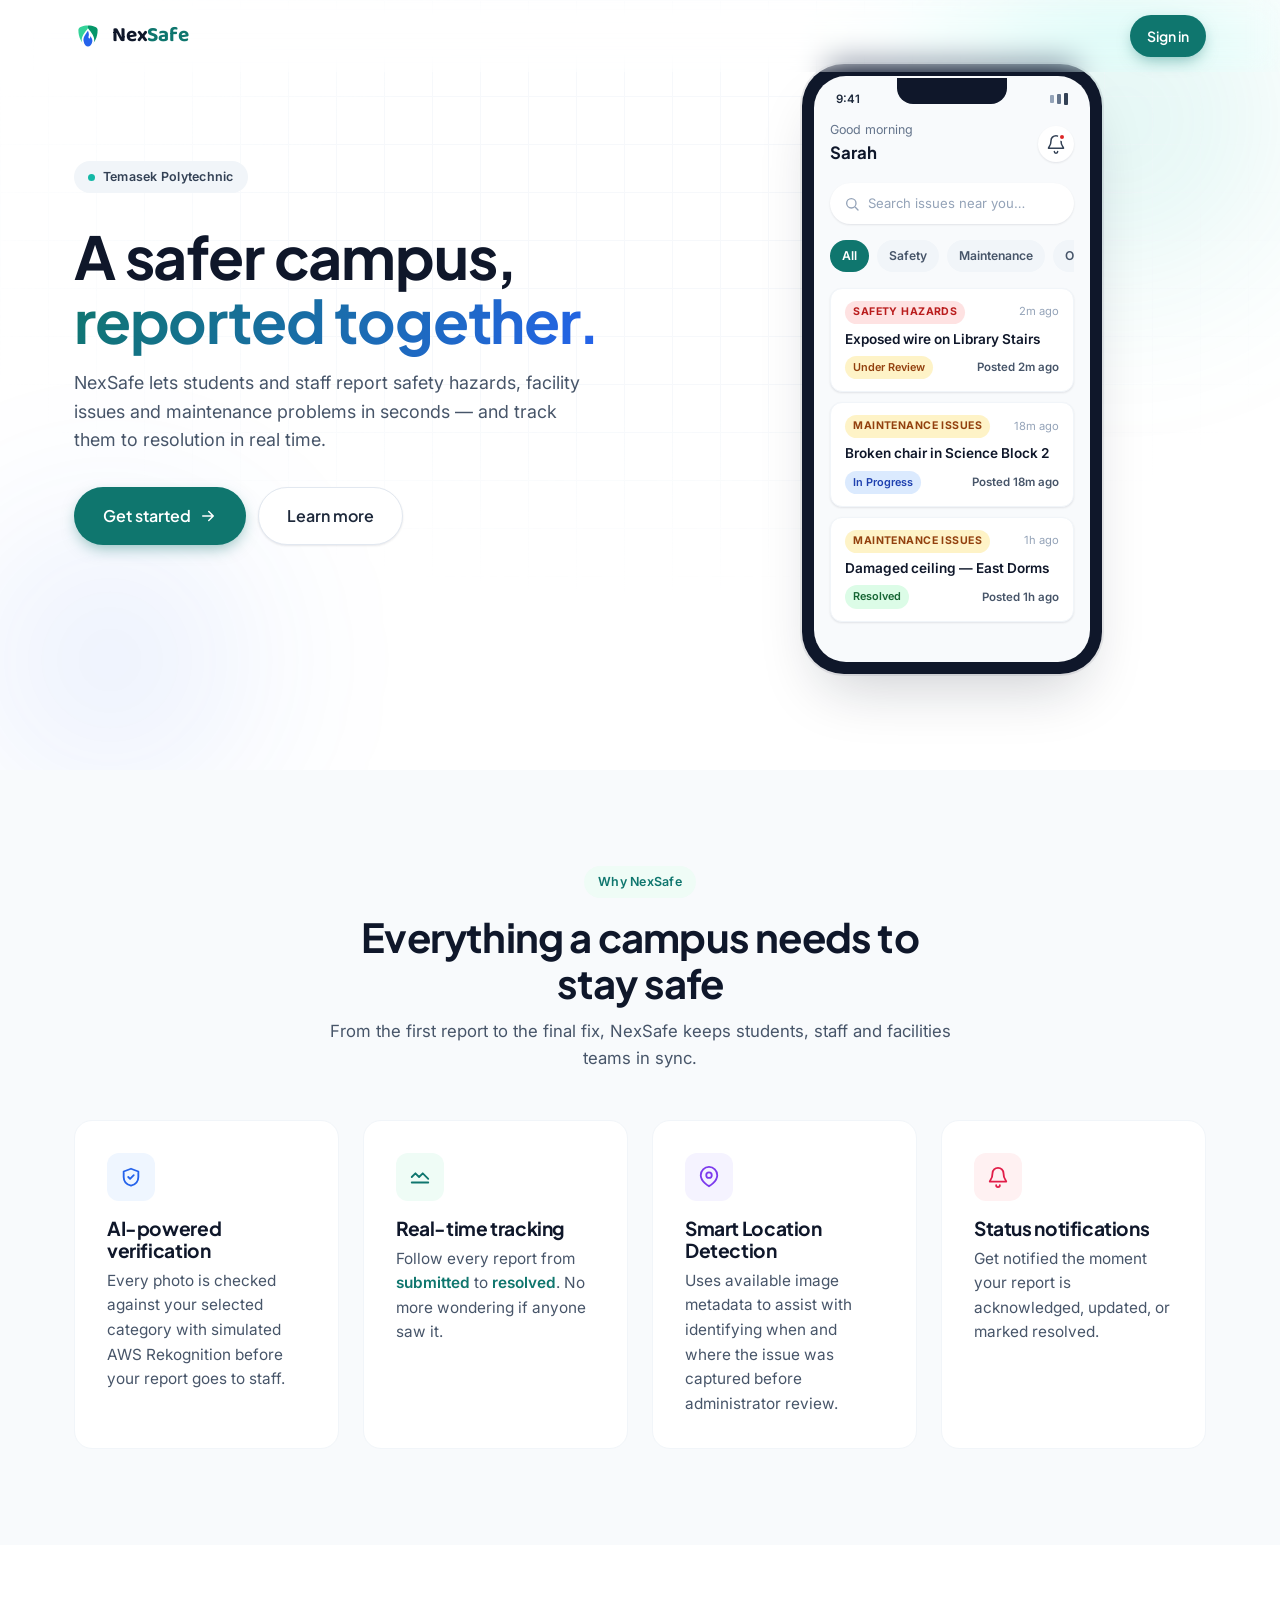
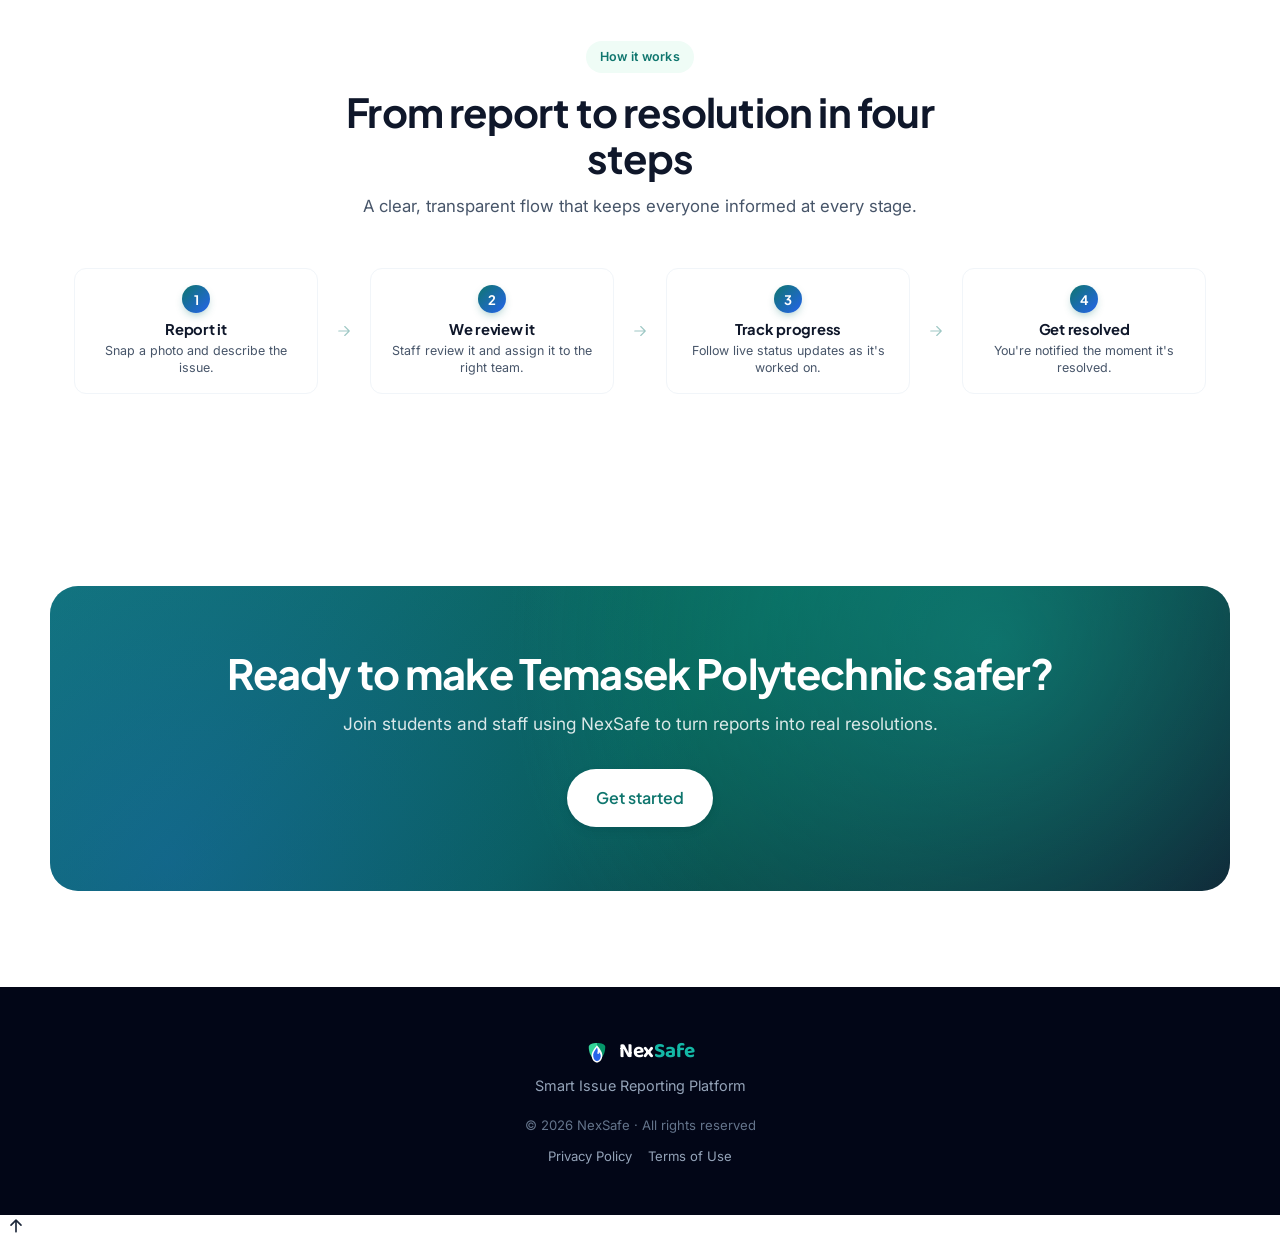
<file: src/index.html>
<!doctype html>
<html lang="en">

<head>
  <meta charset="UTF-8" />
  <!-- Favicon: the little icon in the browser tab. It's an inline SVG
         (written directly as a data: URL) instead of a separate .ico
         file, so there's one less file to manage. -->
  <link rel="icon" type="image/svg+xml"
    href="data:image/svg+xml,<svg xmlns=%22http://www.w3.org/2000/svg%22 viewBox=%220 0 32 32%22><rect width=%2232%22 height=%2232%22 rx=%228%22 fill=%22%230f172a%22/><path d=%22M16 4C10 4 5 6 5 9c0 8 3 15 11 20V4z%22 fill=%22%2334d399%22/><path d=%22M16 4c6 0 11 2 11 5 0 8-3 15-11 20V4z%22 fill=%22%23059669%22/><path d=%22M16 7c-4 5-8 10-7 15 .5 5 4 8 7 8s6.5-3 7-8c1-5-3-10-7-15z%22 fill=%22%23fff%22/><path d=%22M16 10c-3 4-6 8-5 12 .5 4 3 6 5 6s4.5-2 5-6c.2-2.5-1-4-2.5-6 .3 2-.5 3.5-1.5 2.5-1-1 0-2.7 0-4 0-.8-.3-2.5-1-4.5z%22 fill=%22%232563eb%22/></svg>" />
  <!-- Makes the page render nicely on phones instead of zoomed-out
         like a desktop site squeezed onto a small screen. -->
  <meta name="viewport" content="width=device-width, initial-scale=1.0" />
  <!-- Shown by search engines / when this link is shared. -->
  <meta name="description"
    content="NexSafe — Report and track campus safety, facility and maintenance issues at Temasek Polytechnic in real time." />
  <title>NexSafe — Temasek Polytechnic Issue Reporting</title>
  <!-- Loads our two Google Fonts. "preconnect" tells the browser to
         start connecting to Google's font servers early, before it even
         needs the fonts, which makes them load a bit faster. -->
  <link rel="preconnect" href="https://fonts.googleapis.com" />
  <link rel="preconnect" href="https://fonts.gstatic.com" crossorigin />
  <link
    href="https://fonts.googleapis.com/css2?family=Plus+Jakarta+Sans:wght@400;500;600;700;800&family=Inter:wght@400;500;600;700&family=Baloo+2:wght@600;700;800&display=swap"
    rel="stylesheet" />
  <!-- base.css has styles shared by every page (buttons, header, modal,
         etc). landing.css only has styles specific to this one page
         (hero section, phone mockup, features grid...). -->
  <link rel="stylesheet" href="css/base.css" />
  <link rel="stylesheet" href="css/landing.css" />
</head>

<body>
  <!-- The public marketing header — just the logo and a "Sign in"
         button. This is different from the app header used on the
         signed-in pages (home/feed/report/etc), which has a full nav
         menu and a profile dropdown instead. -->
  <header class="header header--landing">
    <div class="container header__inner">
      <a href="index.html" class="brand" aria-label="NexSafe home">
        <span class="brand__mark" aria-hidden="true">
          <svg viewBox="0 0 32 32" width="28" height="28" fill="none">
            <path d="M16 4C10 4 5 6 5 9c0 8 3 15 11 20V4z" fill="#34d399" />
            <path d="M16 4c6 0 11 2 11 5 0 8-3 15-11 20V4z" fill="#059669" />
            <path d="M16 7c-4 5-8 10-7 15 .5 5 4 8 7 8s6.5-3 7-8c1-5-3-10-7-15z" fill="#fff" />
            <path
              d="M16 10c-3 4-6 8-5 12 .5 4 3 6 5 6s4.5-2 5-6c.2-2.5-1-4-2.5-6 .3 2-.5 3.5-1.5 2.5-1-1 0-2.7 0-4 0-.8-.3-2.5-1-4.5z"
              fill="#2563eb" />
          </svg>
        </span>
        <span class="brand__name">Nex<span>Safe</span></span>
      </a>
      <div class="header__actions">
        <a href="auth.html" class="btn btn--primary btn--sm">Sign in</a>
      </div>
    </div>
  </header>

  <!-- Hero: the big banner at the top with the headline and the
         phone mockup graphic. It's just static decoration (fake data
         to look nice) — the numbers/reports shown here aren't real. -->
  <div class="hero" id="home">
    <!-- Decorative background blobs and grid lines, purely visual,
           hence aria-hidden="true" so screen readers skip them. -->
    <div class="hero__bg" aria-hidden="true">
      <div class="hero__glow hero__glow--1"></div>
      <div class="hero__glow hero__glow--2"></div>
      <div class="hero__grid"></div>
    </div>
    <div class="container hero__inner">
      <div class="hero__content">
        <span class="badge badge--soft"><span class="badge__pulse"></span> Temasek Polytechnic</span>
        <h1 class="hero__title">
          A safer campus, <span class="grad">reported together.</span>
        </h1>
        <p class="hero__lead">
          NexSafe lets students and staff report safety hazards, facility issues and
          maintenance problems in seconds — and track them to resolution in real time.
        </p>
        <div class="hero__cta">
          <a class="btn btn--primary btn--lg" href="auth.html">
            Get started
            <svg width="18" height="18" viewBox="0 0 24 24" fill="none">
              <path d="M5 12h14M13 6l6 6-6 6" stroke="currentColor" stroke-width="2" stroke-linecap="round"
                stroke-linejoin="round" />
            </svg>
          </a>
          <!-- Jumps down to the #features section below, on the same
                 page — no JS needed, this is just a normal HTML anchor. -->
          <a class="btn btn--ghost btn--lg" href="#features">
            Learn more
          </a>
        </div>
      </div>

      <!-- Fake phone screenshot mockup, built entirely out of divs
             and CSS (not a real image) so it can use our exact fonts
             and colours. -->
      <div class="hero__visual">
        <div class="phone">
          <div class="phone__notch"></div>
          <div class="phone__screen">
            <div class="phone__status">
              <span>9:41</span>
              <span class="phone__status-right"><i></i><i></i><i></i></span>
            </div>
            <div class="phone__app">
              <div class="phone__appbar">
                <div>
                  <p class="phone__hello">Good morning</p>
                  <p class="phone__name">Sarah</p>
                </div>
                <span class="phone__bell">
                  <svg width="20" height="20" viewBox="0 0 24 24" fill="none">
                    <path d="M6 8a6 6 0 1112 0c0 7 3 7 3 9H3c0-2 3-2 3-9zM10 21a2 2 0 004 0" stroke="currentColor"
                      stroke-width="1.8" stroke-linecap="round" stroke-linejoin="round" />
                  </svg>
                  <span class="phone__bell-dot"></span>
                </span>
              </div>
              <div class="phone__search">
                <svg width="16" height="16" viewBox="0 0 24 24" fill="none">
                  <circle cx="11" cy="11" r="7" stroke="currentColor" stroke-width="2" />
                  <path d="M21 21l-4-4" stroke="currentColor" stroke-width="2" stroke-linecap="round" />
                </svg>
                <span>Search issues near you…</span>
              </div>
              <div class="phone__chips">
                <span class="chip chip--active">All</span>
                <span class="chip">Safety</span>
                <span class="chip">Maintenance</span>
                <span class="chip">Other</span>
              </div>
              <div class="phone__reports">
                <div class="prcard">
                  <div class="prcard__top">
                    <span class="tag tag--danger">Safety Hazards</span>
                    <span class="prcard__time">2m ago</span>
                  </div>
                  <p class="prcard__title">Exposed wire on Library Stairs</p>
                  <div class="prcard__meta">
                    <span class="prcard__status prcard__status--review">Under Review</span>
                    <span class="prcard__votes">Posted 2m ago</span>
                  </div>
                </div>
                <div class="prcard">
                  <div class="prcard__top">
                    <span class="tag tag--warn">Maintenance Issues</span>
                    <span class="prcard__time">18m ago</span>
                  </div>
                  <p class="prcard__title">Broken chair in Science Block 2</p>
                  <div class="prcard__meta">
                    <span class="prcard__status prcard__status--progress">In Progress</span>
                    <span class="prcard__votes">Posted 18m ago</span>
                  </div>
                </div>
                <div class="prcard">
                  <div class="prcard__top">
                    <span class="tag tag--warn">Maintenance Issues</span>
                    <span class="prcard__time">1h ago</span>
                  </div>
                  <p class="prcard__title">Damaged ceiling — East Dorms</p>
                  <div class="prcard__meta">
                    <span class="prcard__status prcard__status--resolved">Resolved</span>
                    <span class="prcard__votes">Posted 1h ago</span>
                  </div>
                </div>
              </div>
            </div>
          </div>
        </div>
      </div>
    </div>
  </div>

  <!-- Features: the 4-card grid explaining what the app does.
         class="reveal" on each card means it fades in as you scroll to
         it — that animation is handled by landing.js using an
         IntersectionObserver. -->
  <section class="features" id="features">
    <div class="container">
      <div class="section-head reveal">
        <span class="badge">Why NexSafe</span>
        <h2 class="section-title">Everything a campus needs to stay safe</h2>
        <p class="section-sub">From the first report to the final fix, NexSafe keeps students, staff and facilities
          teams in sync.</p>
      </div>
      <div class="features__grid">
        <article class="feature reveal">
          <span class="feature__icon feature__icon--blue">
            <svg width="22" height="22" viewBox="0 0 24 24" fill="none">
              <path d="M12 3l8 3v6c0 5-3.5 8.3-8 9.5C7.5 20.3 4 17 4 12V6l8-3z" stroke="currentColor" stroke-width="2"
                stroke-linejoin="round" />
              <path d="M9 12l2 2 4-4" stroke="currentColor" stroke-width="2" stroke-linecap="round"
                stroke-linejoin="round" />
            </svg>
          </span>
          <h3>AI-powered verification</h3>
          <p>Every photo is checked against your selected category with simulated AWS Rekognition before your report
            goes to staff.</p>
        </article>
        <article class="feature reveal">
          <span class="feature__icon feature__icon--green">
            <svg width="22" height="22" viewBox="0 0 24 24" fill="none">
              <path d="M3 12l4-4 4 4 4-4 6 6" stroke="currentColor" stroke-width="2" stroke-linecap="round"
                stroke-linejoin="round" />
              <path d="M3 18h18" stroke="currentColor" stroke-width="2" stroke-linecap="round" />
            </svg>
          </span>
          <h3>Real-time tracking</h3>
          <p>Follow every report from <em>submitted</em> to <em>resolved</em>. No more wondering if anyone saw it.</p>
        </article>
        <article class="feature reveal">
          <span class="feature__icon feature__icon--violet">
            <svg width="22" height="22" viewBox="0 0 24 24" fill="none">
              <path d="M21 10c0 7-9 12-9 12s-9-5-9-12a9 9 0 0118 0z" stroke="currentColor" stroke-width="2" />
              <circle cx="12" cy="10" r="3" stroke="currentColor" stroke-width="2" />
            </svg>
          </span>
          <h3>Smart Location Detection</h3>
          <p>Uses available image metadata to assist with identifying when and where the issue was captured before
            administrator review.</p>
        </article>
        <article class="feature reveal">
          <span class="feature__icon feature__icon--rose">
            <svg width="22" height="22" viewBox="0 0 24 24" fill="none">
              <path d="M18 8a6 6 0 10-12 0c0 7-3 7-3 9h18c0-2-3-2-3-9z" stroke="currentColor" stroke-width="2"
                stroke-linejoin="round" />
              <path d="M10 21a2 2 0 004 0" stroke="currentColor" stroke-width="2" stroke-linecap="round" />
            </svg>
          </span>
          <h3>Status notifications</h3>
          <p>Get notified the moment your report is acknowledged, updated, or marked resolved.</p>
        </article>
      </div>
    </div>
  </section>

  <!-- How it works: 4 numbered steps with thin arrow "connector"
         icons between them. In the CSS, .steps uses a 7-column grid
         (4 steps + 3 connectors) so they line up in one row. -->
  <section class="how" id="how">
    <div class="container">
      <div class="section-head reveal">
        <span class="badge">How it works</span>
        <h2 class="section-title">From report to resolution in four steps</h2>
        <p class="section-sub">A clear, transparent flow that keeps everyone informed at every stage.</p>
      </div>
      <div class="steps">
        <div class="step reveal">
          <div class="step__num">1</div>
          <h3>Report it</h3>
          <p>Snap a photo and describe the issue.</p>
        </div>
        <div class="step__connector" aria-hidden="true"><svg width="18" height="18" viewBox="0 0 24 24" fill="none">
            <path d="M5 12h13M13 6l6 6-6 6" stroke="currentColor" stroke-width="1.5" stroke-linecap="round"
              stroke-linejoin="round" />
          </svg></div>
        <div class="step reveal">
          <div class="step__num">2</div>
          <h3>We review it</h3>
          <p>Staff review it and assign it to the right team.</p>
        </div>
        <div class="step__connector" aria-hidden="true"><svg width="18" height="18" viewBox="0 0 24 24" fill="none">
            <path d="M5 12h13M13 6l6 6-6 6" stroke="currentColor" stroke-width="1.5" stroke-linecap="round"
              stroke-linejoin="round" />
          </svg></div>
        <div class="step reveal">
          <div class="step__num">3</div>
          <h3>Track progress</h3>
          <p>Follow live status updates as it's worked on.</p>
        </div>
        <div class="step__connector" aria-hidden="true"><svg width="18" height="18" viewBox="0 0 24 24" fill="none">
            <path d="M5 12h13M13 6l6 6-6 6" stroke="currentColor" stroke-width="1.5" stroke-linecap="round"
              stroke-linejoin="round" />
          </svg></div>
        <div class="step reveal">
          <div class="step__num">4</div>
          <h3>Get resolved</h3>
          <p>You're notified the moment it's resolved.</p>
        </div>
      </div>
    </div>
  </section>

  <!-- Final call-to-action banner before the footer. -->
  <section class="cta">
    <div class="container cta__inner reveal">
      <h2>Ready to make Temasek Polytechnic safer?</h2>
      <p>Join students and staff using NexSafe to turn reports into real resolutions.</p>
      <div class="cta__actions">
        <a class="btn btn--light btn--lg" href="auth.html">Get started</a>
      </div>
    </div>
  </section>

  <!-- Simple footer: logo, tagline, copyright (year filled in by JS),
         and two placeholder links. -->
  <footer class="footer footer--simple">
    <div class="container footer__inner">
      <a href="index.html" class="brand">
        <span class="brand__mark" aria-hidden="true">
          <svg viewBox="0 0 32 32" width="24" height="24" fill="none">
            <path d="M16 4C10 4 5 6 5 9c0 8 3 15 11 20V4z" fill="#34d399" />
            <path d="M16 4c6 0 11 2 11 5 0 8-3 15-11 20V4z" fill="#059669" />
            <path d="M16 7c-4 5-8 10-7 15 .5 5 4 8 7 8s6.5-3 7-8c1-5-3-10-7-15z" fill="#fff" />
            <path
              d="M16 10c-3 4-6 8-5 12 .5 4 3 6 5 6s4.5-2 5-6c.2-2.5-1-4-2.5-6 .3 2-.5 3.5-1.5 2.5-1-1 0-2.7 0-4 0-.8-.3-2.5-1-4.5z"
              fill="#2563eb" />
          </svg>
        </span>
        <span class="brand__name">Nex<span>Safe</span></span>
      </a>
      <p class="footer__tagline">Smart Issue Reporting Platform</p>
      <!-- The <span id="year"> starts empty — landing.js fills it in
             with the current year automatically. -->
      <p class="footer__meta">© <span id="year"></span> NexSafe · All rights reserved</p>
      <div class="footer__links">
        <a href="#">Privacy Policy</a>
        <a href="#">Terms of Use</a>
      </div>
    </div>
  </footer>

  <!-- Toast: the little pop-up message at the bottom of the screen
         (e.g. "Signed out."). Starts invisible; common.js's showToast()
         function fills in the text and slides it into view. Present on
         every page, even though this particular page rarely triggers one. -->
  <div class="toast" id="toast" role="status" aria-live="polite">
    <span class="toast__icon" id="toastIcon">
      <svg width="18" height="18" viewBox="0 0 24 24" fill="none">
        <path d="M5 12l5 5L20 7" stroke="currentColor" stroke-width="2.5" stroke-linecap="round"
          stroke-linejoin="round" />
      </svg>
    </span>
    <span class="toast__msg" id="toastMsg">Done!</span>
  </div>

  <!-- Back to top: hidden until you scroll down 600px, then fades in
         (see common.js's scroll listener). -->
  <button class="totop" id="toTop" aria-label="Back to top">
    <svg width="20" height="20" viewBox="0 0 24 24" fill="none">
      <path d="M12 19V5M6 11l6-6 6 6" stroke="currentColor" stroke-width="2" stroke-linecap="round"
        stroke-linejoin="round" />
    </svg>
  </button>

  <!-- Scripts load at the very bottom of the page (not in <head>) so
         the HTML above is already visible before any JS has to run.
         common.js MUST come first — landing.js depends on functions
         and variables that common.js sets up. -->
  <script src="js/common.js"></script>
  <script src="js/landing.js"></script>
</body>

</html>
</file>
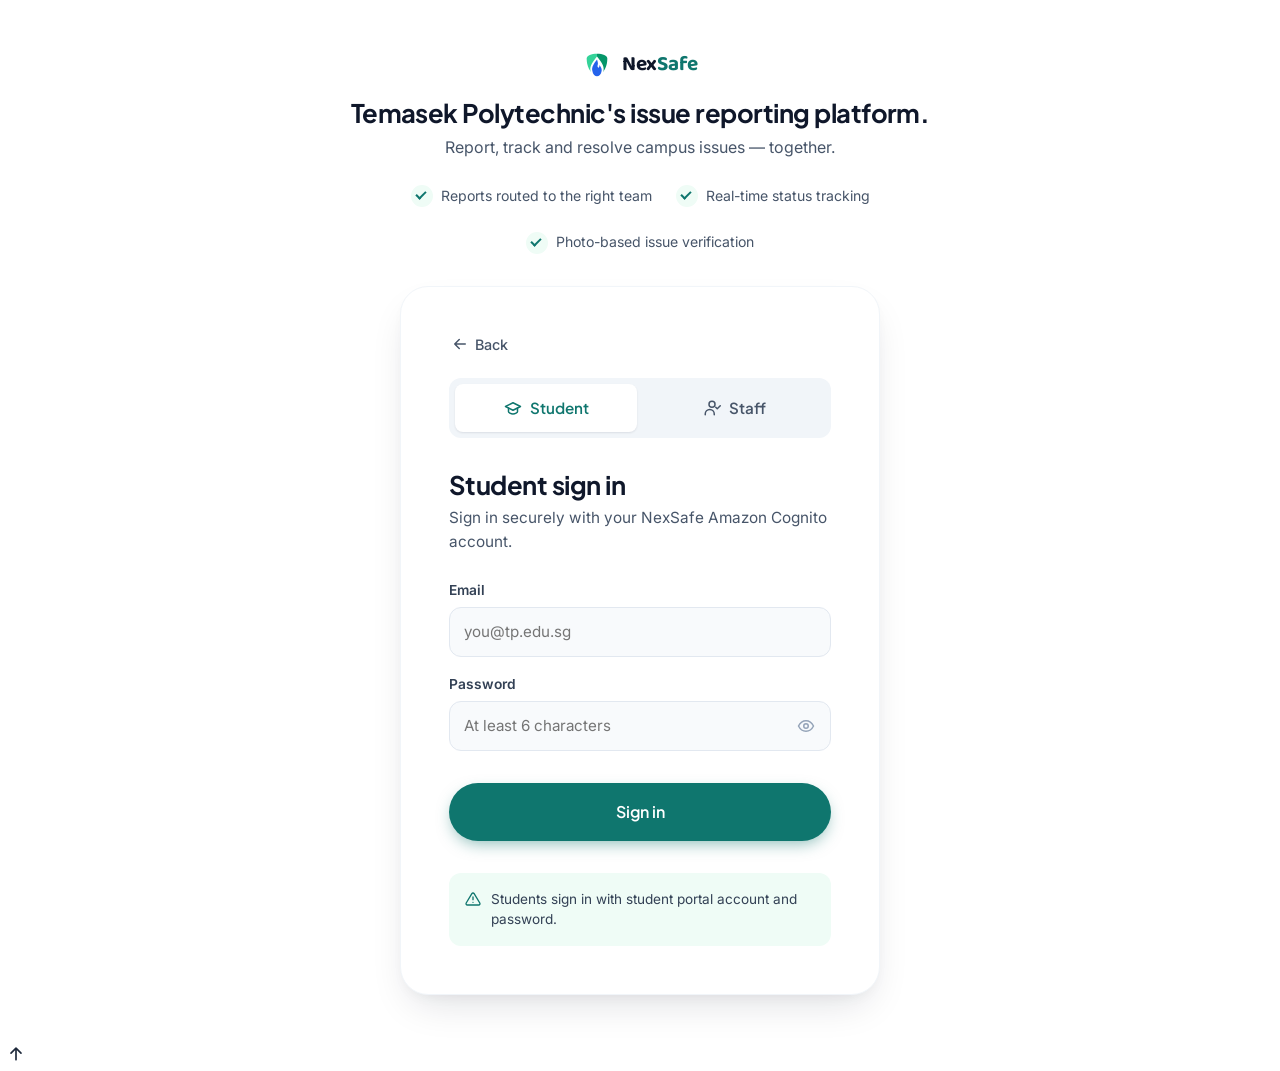
<file: src/auth.html>
<!doctype html>
<html lang="en">
  <head>
    <meta charset="UTF-8" />
    <link rel="icon" type="image/svg+xml" href="data:image/svg+xml,<svg xmlns=%22http://www.w3.org/2000/svg%22 viewBox=%220 0 32 32%22><rect width=%2232%22 height=%2232%22 rx=%228%22 fill=%22%230f172a%22/><path d=%22M16 4C10 4 5 6 5 9c0 8 3 15 11 20V4z%22 fill=%22%2334d399%22/><path d=%22M16 4c6 0 11 2 11 5 0 8-3 15-11 20V4z%22 fill=%22%23059669%22/><path d=%22M16 7c-4 5-8 10-7 15 .5 5 4 8 7 8s6.5-3 7-8c1-5-3-10-7-15z%22 fill=%22%23fff%22/><path d=%22M16 10c-3 4-6 8-5 12 .5 4 3 6 5 6s4.5-2 5-6c.2-2.5-1-4-2.5-6 .3 2-.5 3.5-1.5 2.5-1-1 0-2.7 0-4 0-.8-.3-2.5-1-4.5z%22 fill=%22%232563eb%22/></svg>" />
    <meta name="viewport" content="width=device-width, initial-scale=1.0" />
    <meta name="description" content="Sign in or create a NexSafe account to report and track campus issues at Temasek Polytechnic." />
    <title>Sign in — NexSafe</title>
    <link rel="preconnect" href="https://fonts.googleapis.com" />
    <link rel="preconnect" href="https://fonts.gstatic.com" crossorigin />
    <link href="https://fonts.googleapis.com/css2?family=Plus+Jakarta+Sans:wght@400;500;600;700;800&family=Inter:wght@400;500;600;700&family=Baloo+2:wght@600;700;800&display=swap" rel="stylesheet" />
    <link rel="stylesheet" href="css/base.css" />
    <link rel="stylesheet" href="css/auth.css" />
  </head>
  <body>
    <div class="auth">
      <!-- Top block: logo, headline and the 3 bullet points explaining
           the app. Purely informational, no form fields here. -->
      <div class="auth__intro">
        <a href="index.html" class="brand" aria-label="NexSafe">
          <span class="brand__mark" aria-hidden="true">
            <svg viewBox="0 0 32 32" width="30" height="30" fill="none">
              <path d="M16 4C10 4 5 6 5 9c0 8 3 15 11 20V4z" fill="#34d399"/>
              <path d="M16 4c6 0 11 2 11 5 0 8-3 15-11 20V4z" fill="#059669"/>
              <path d="M16 7c-4 5-8 10-7 15 .5 5 4 8 7 8s6.5-3 7-8c1-5-3-10-7-15z" fill="#fff"/>
              <path d="M16 10c-3 4-6 8-5 12 .5 4 3 6 5 6s4.5-2 5-6c.2-2.5-1-4-2.5-6 .3 2-.5 3.5-1.5 2.5-1-1 0-2.7 0-4 0-.8-.3-2.5-1-4.5z" fill="#2563eb"/>
            </svg>
          </span>
          <span class="brand__name">Nex<span>Safe</span></span>
        </a>
        <h2>Temasek Polytechnic's issue reporting platform.</h2>
        <p>Report, track and resolve campus issues — together.</p>
        <ul class="auth__points">
          <li><span class="check"></span> Reports routed to the right team</li>
          <li><span class="check"></span> Real-time status tracking</li>
          <li><span class="check"></span> Photo-based issue verification</li>
        </ul>
      </div>

      <!-- The actual sign in / sign up card. Both forms are really the
           SAME <form> below — auth.js just relabels things and shows/
           hides the "name" field depending on whether we're in sign-in
           or sign-up mode. -->
      <div class="auth__panel">
        <a class="auth__back" href="index.html" aria-label="Back to home">
          <svg width="18" height="18" viewBox="0 0 24 24" fill="none"><path d="M19 12H5M11 18l-6-6 6-6" stroke="currentColor" stroke-width="2" stroke-linecap="round" stroke-linejoin="round"/></svg>
          Back
        </a>

        <!-- Role toggle: Student vs Staff. data-role on each button is
             read by auth.js to know which one was clicked. -->
        <div class="role-toggle" id="roleToggle">
          <button class="role-toggle__btn is-active" data-role="student">
            <span class="role-toggle__icon">
              <svg width="18" height="18" viewBox="0 0 24 24" fill="none"><path d="M22 10L12 5 2 10l10 5 10-5z" stroke="currentColor" stroke-width="2" stroke-linejoin="round"/><path d="M6 12v5c0 1 3 3 6 3s6-2 6-3v-5" stroke="currentColor" stroke-width="2" stroke-linecap="round" stroke-linejoin="round"/></svg>
            </span>
            Student
          </button>
          <button class="role-toggle__btn" data-role="staff">
            <span class="role-toggle__icon">
              <svg width="18" height="18" viewBox="0 0 24 24" fill="none"><path d="M16 7a4 4 0 11-8 0 4 4 0 018 0zM3 21v-1a6 6 0 0112 0v1" stroke="currentColor" stroke-width="2" stroke-linecap="round" stroke-linejoin="round"/><path d="M17 11l2 2 4-4" stroke="currentColor" stroke-width="2" stroke-linecap="round" stroke-linejoin="round"/></svg>
            </span>
            Staff
          </button>
        </div>

        <!-- Mode toggle (login / signup) — the heading text here is
             just a starting default; auth.js overwrites it immediately
             based on which mode/role is active. -->
        <div class="auth__head">
          <h2 id="authTitle">Student sign in</h2>
          <p id="authSub">Welcome back. Sign in to report and track campus issues.</p>
        </div>

        <form class="auth__form" id="authForm" novalidate>
          <!-- The "Full name" field starts hidden — only shown when
               signing UP (a returning user signing in doesn't need to
               re-enter their name, we already have it saved). -->
          <div class="field" id="nameField" hidden>
            <label for="auth-name">Full name</label>
            <input id="auth-name" name="name" type="text" placeholder="e.g. Alex Tan" autocomplete="name" />
            <span class="field__error" data-for="auth-name">Please enter your name.</span>
          </div>
          <div class="field">
            <label for="auth-email">Email</label>
            <input id="auth-email" name="email" type="email" placeholder="you@tp.edu.sg" autocomplete="email" required />
            <span class="field__error" data-for="auth-email">Enter a valid email.</span>
          </div>
          <div class="field">
            <label for="auth-pass">Password</label>
            <div class="pwfield">
              <input id="auth-pass" name="password" type="password" placeholder="At least 6 characters" autocomplete="current-password" required />
              <!-- The little eye icon that toggles the password between
                   hidden dots and readable text (see auth.js). -->
              <button type="button" class="pwfield__toggle" id="pwToggle" aria-label="Show password">
                <svg width="18" height="18" viewBox="0 0 24 24" fill="none"><path d="M2 12s3.5-7 10-7 10 7 10 7-3.5 7-10 7-10-7-10-7z" stroke="currentColor" stroke-width="2"/><circle cx="12" cy="12" r="3" stroke="currentColor" stroke-width="2"/></svg>
              </button>
            </div>
            <span class="field__error" data-for="auth-pass">Password must be at least 6 characters.</span>
          </div>

          <!-- General error banner (wrong password, account already
               exists, etc). Starts hidden, shown by auth.js when needed. -->
          <p class="auth__error" id="authError" hidden></p>

          <button type="submit" class="btn btn--primary btn--lg btn--block" id="authSubmit">
            Sign in
          </button>
        </form>

        <!-- "Don't have an account? Sign up" link — clicking it swaps
             the whole form between sign-in mode and sign-up mode. -->
        <p class="auth__switch">
          <span id="switchText">Don't have an account?</span>
          <button class="linkbtn" id="switchMode">Sign up</button>
        </p>

        <!-- Small info box at the bottom explaining what this role can
             do — text is filled in by auth.js based on the role toggle. -->
        <div class="auth__note">
          <span class="auth__note-icon">
            <svg width="16" height="16" viewBox="0 0 24 24" fill="none"><path d="M12 9v4M12 17h.01M10.3 3.9L1.8 18a2 2 0 001.7 3h17a2 2 0 001.7-3L13.7 3.9a2 2 0 00-3.4 0z" stroke="currentColor" stroke-width="2" stroke-linecap="round" stroke-linejoin="round"/></svg>
          </span>
          <p id="roleNote">Students can report issues, upvote, and comment. Use your Temasek Polytechnic email to sign up.</p>
        </div>
      </div>
    </div>

    <!-- Toast (see index.html for the full explanation — same widget,
         present on every page). -->
    <div class="toast" id="toast" role="status" aria-live="polite">
      <span class="toast__icon" id="toastIcon">
        <svg width="18" height="18" viewBox="0 0 24 24" fill="none"><path d="M5 12l5 5L20 7" stroke="currentColor" stroke-width="2.5" stroke-linecap="round" stroke-linejoin="round"/></svg>
      </span>
      <span class="toast__msg" id="toastMsg">Done!</span>
    </div>

    <!-- Back to top -->
    <button class="totop" id="toTop" aria-label="Back to top">
      <svg width="20" height="20" viewBox="0 0 24 24" fill="none"><path d="M12 19V5M6 11l6-6 6 6" stroke="currentColor" stroke-width="2" stroke-linecap="round" stroke-linejoin="round"/></svg>
    </button>

    <!-- common.js first, then this page's own script (auth.js). -->
    <script src="js/common.js"></script>
    <script src="js/auth.js"></script>
  </body>
</html>
</file>
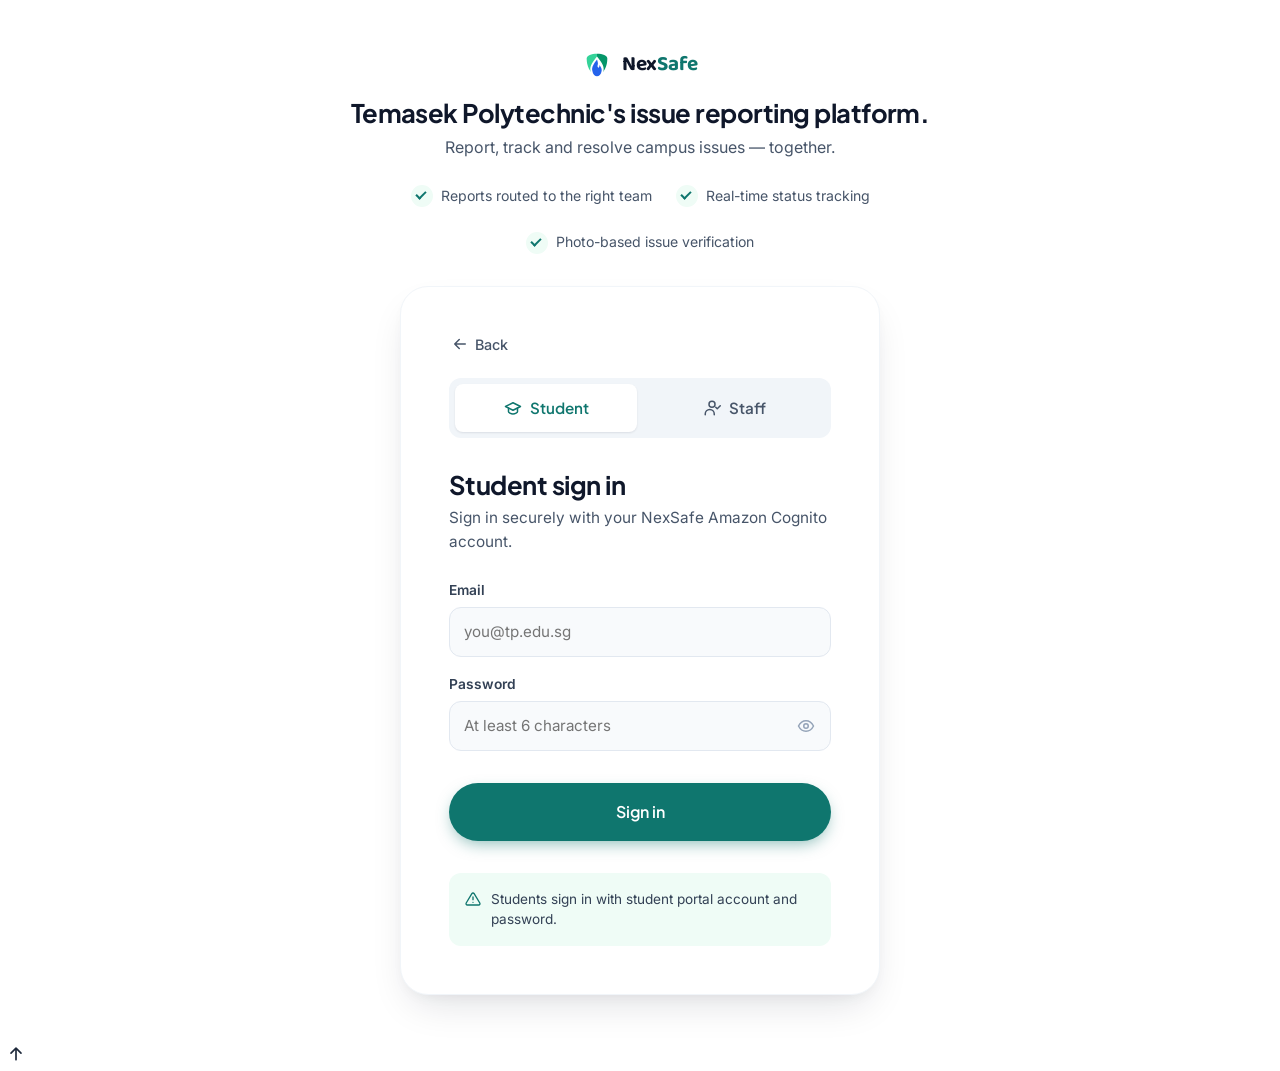
<file: src/feed.html>
<!doctype html>
<html lang="en">

<head>
  <meta charset="UTF-8" />
  <link rel="icon" type="image/svg+xml"
    href="data:image/svg+xml,<svg xmlns=%22http://www.w3.org/2000/svg%22 viewBox=%220 0 32 32%22><rect width=%2232%22 height=%2232%22 rx=%228%22 fill=%22%230f172a%22/><path d=%22M16 4C10 4 5 6 5 9c0 8 3 15 11 20V4z%22 fill=%22%2334d399%22/><path d=%22M16 4c6 0 11 2 11 5 0 8-3 15-11 20V4z%22 fill=%22%23059669%22/><path d=%22M16 7c-4 5-8 10-7 15 .5 5 4 8 7 8s6.5-3 7-8c1-5-3-10-7-15z%22 fill=%22%23fff%22/><path d=%22M16 10c-3 4-6 8-5 12 .5 4 3 6 5 6s4.5-2 5-6c.2-2.5-1-4-2.5-6 .3 2-.5 3.5-1.5 2.5-1-1 0-2.7 0-4 0-.8-.3-2.5-1-4.5z%22 fill=%22%232563eb%22/></svg>" />
  <meta name="viewport" content="width=device-width, initial-scale=1.0" />
  <title>Live Feed — NexSafe</title>
  <link rel="preconnect" href="https://fonts.googleapis.com" />
  <link rel="preconnect" href="https://fonts.gstatic.com" crossorigin />
  <link
    href="https://fonts.googleapis.com/css2?family=Plus+Jakarta+Sans:wght@400;500;600;700;800&family=Inter:wght@400;500;600;700&family=Baloo+2:wght@600;700;800&display=swap"
    rel="stylesheet" />
  <link rel="stylesheet" href="css/base.css" />
  <link rel="stylesheet" href="css/feed.css" />
</head>

<body>
  <!-- Same signed-in header as every other app page — see home.html
         for the full explanation of each part. Only the "is-active"
         link and the <title> change between pages. -->
  <header class="header" id="appHeader">
    <div class="container header__inner">
      <a href="home.html" class="brand" aria-label="NexSafe">
        <span class="brand__mark" aria-hidden="true">
          <svg viewBox="0 0 32 32" width="26" height="26" fill="none">
            <path d="M16 4C10 4 5 6 5 9c0 8 3 15 11 20V4z" fill="#34d399" />
            <path d="M16 4c6 0 11 2 11 5 0 8-3 15-11 20V4z" fill="#059669" />
            <path d="M16 7c-4 5-8 10-7 15 .5 5 4 8 7 8s6.5-3 7-8c1-5-3-10-7-15z" fill="#fff" />
            <path
              d="M16 10c-3 4-6 8-5 12 .5 4 3 6 5 6s4.5-2 5-6c.2-2.5-1-4-2.5-6 .3 2-.5 3.5-1.5 2.5-1-1 0-2.7 0-4 0-.8-.3-2.5-1-4.5z"
              fill="#2563eb" />
          </svg>
        </span>
        <span class="brand__name">Nex<span>Safe</span></span>
      </a>

      <nav class="appnav" id="appNav">
        <a href="home.html" class="appnav__link">Home</a>
        <a href="feed.html" class="appnav__link is-active">Feed</a>
        <a href="report.html" class="appnav__link" data-role="student">Report</a>
        <a href="myreports.html" class="appnav__link" data-role="student">My Reports</a>
        <a href="review.html" class="appnav__link" data-role="staff">Review Queue</a>
        <a href="manage.html" class="appnav__link" data-role="staff">Manage Reports</a>
      </nav>

      <div class="header__actions">
        <div class="userchip-wrap">
          <button class="userchip" id="userChip" aria-haspopup="true" aria-expanded="false">
            <span class="userchip__avatar" id="userAvatar"></span>
            <span class="userchip__info">
              <span class="userchip__name" id="userName"></span>
              <span class="userchip__role" id="userRole"></span>
            </span>
            <svg class="userchip__caret" width="14" height="14" viewBox="0 0 24 24" fill="none">
              <path d="M6 9l6 6 6-6" stroke="currentColor" stroke-width="2" stroke-linecap="round"
                stroke-linejoin="round" />
            </svg>
          </button>
          <div class="profile-menu" id="profileMenu" hidden>
            <div class="profile-menu__header">
              <span class="profile-menu__avatar" id="profileAvatar"></span>
              <div>
                <p class="profile-menu__name" id="profileName"></p>
                <p class="profile-menu__email" id="profileEmail"></p>
              </div>
            </div>
            <div class="profile-menu__row">
              <span>Role</span>
              <span class="profile-menu__role-badge" id="profileRole"></span>
            </div>
            <button class="profile-menu__signout" id="signOutBtn">
              <svg width="16" height="16" viewBox="0 0 24 24" fill="none">
                <path d="M9 21H5a2 2 0 01-2-2V5a2 2 0 012-2h4M16 17l5-5-5-5M21 12H9" stroke="currentColor"
                  stroke-width="2" stroke-linecap="round" stroke-linejoin="round" />
              </svg>
              Sign out
            </button>
          </div>
        </div>
        <button class="nav-toggle" id="appNavToggle" aria-label="Toggle menu" aria-expanded="false">
          <span></span><span></span><span></span>
        </button>
      </div>
    </div>
  </header>

  <main class="appmain">
    <div class="container">
      <div class="view__head">
        <div>
          <h1 class="view__title">Live Feed</h1>
          <p class="view__sub">Recent campus issues reported by the Temasek Polytechnic community.</p>
        </div>
        <a class="btn btn--primary btn--sm" href="report.html" data-role="student">
          <svg width="16" height="16" viewBox="0 0 24 24" fill="none">
            <path d="M12 5v14M5 12h14" stroke="currentColor" stroke-width="2" stroke-linecap="round" />
          </svg>
          New report
        </a>
      </div>

      <!-- Category filter pills — feed.js wires up the click handlers
             and re-filters the list; nothing here needs a form submit. -->
      <div class="feed__controls">
        <div class="filters" id="filters">
          <button class="filter is-active" data-filter="all">All</button>
          <button class="filter" data-filter="Safety Hazards">Safety Hazards</button>
          <button class="filter" data-filter="Maintenance Issues">Maintenance Issues</button>
          <button class="filter" data-filter="Other">Other</button>
        </div>
        <div class="feed__count">
          <span class="feed__live"><span class="feed__live-dot"></span> Live</span>
          <span id="feedCount">0 reports</span>
        </div>
      </div>

      <!-- Empty on page load — feed.js fetches the reports and fills
             this grid in with one card per report. -->
      <div class="feed__grid" id="feedGrid"></div>
      <div class="feed__empty" id="feedEmpty" hidden>
        <div class="empty-state">
          <p>No reports in this category yet.</p>
        </div>
      </div>
      <!-- Spinner shown briefly while the (simulated) network request
             is "in flight" — see loadFeed() in feed.js. -->
      <div class="loading" id="feedLoading" hidden>
        <span class="spinner"></span> Loading reports…
      </div>
    </div>
  </main>

  <!-- Shared: report detail modal -->
  <div class="modal" id="reportModal" hidden>
    <div class="modal__backdrop" data-close-modal></div>
    <div class="modal__panel" role="dialog" aria-modal="true" aria-labelledby="modalTitle">
      <button class="modal__close" data-close-modal aria-label="Close">×</button>
      <div class="modal__body" id="modalBody"></div>
    </div>
  </div>

  <!-- Toast -->
  <div class="toast" id="toast" role="status" aria-live="polite">
    <span class="toast__icon" id="toastIcon">
      <svg width="18" height="18" viewBox="0 0 24 24" fill="none">
        <path d="M5 12l5 5L20 7" stroke="currentColor" stroke-width="2.5" stroke-linecap="round"
          stroke-linejoin="round" />
      </svg>
    </span>
    <span class="toast__msg" id="toastMsg">Done!</span>
  </div>

  <!-- Back to top -->
  <button class="totop" id="toTop" aria-label="Back to top">
    <svg width="20" height="20" viewBox="0 0 24 24" fill="none">
      <path d="M12 19V5M6 11l6-6 6 6" stroke="currentColor" stroke-width="2" stroke-linecap="round"
        stroke-linejoin="round" />
    </svg>
  </button>

  <script src="js/common.js"></script>
  <script src="js/feed.js"></script>
</body>

</html>
</file>
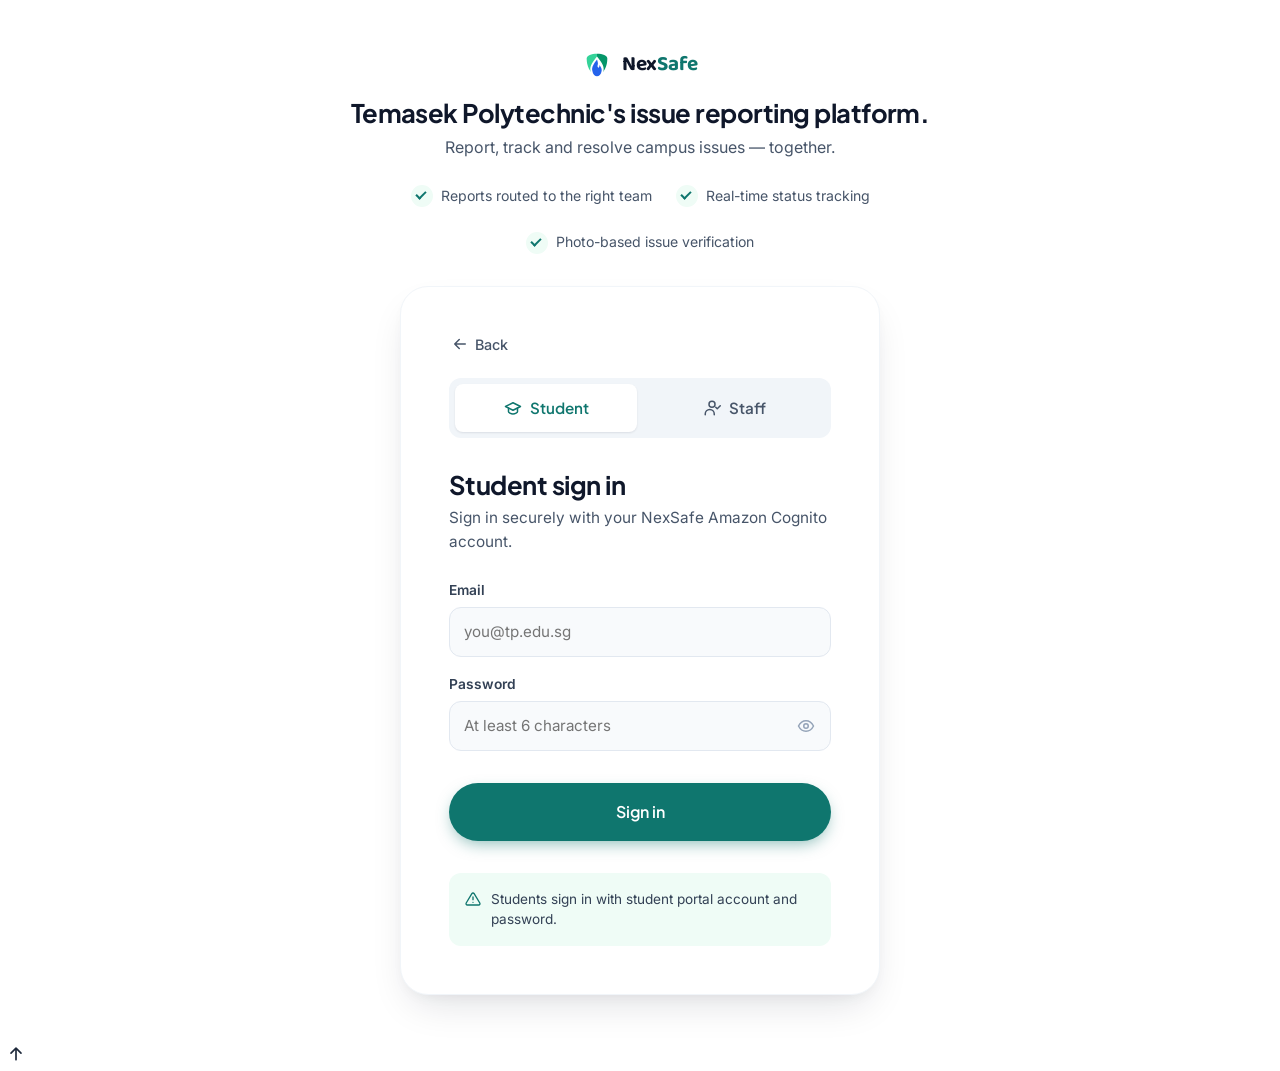
<file: src/home.html>
<!doctype html>
<html lang="en">

<head>
  <meta charset="UTF-8" />
  <link rel="icon" type="image/svg+xml"
    href="data:image/svg+xml,<svg xmlns=%22http://www.w3.org/2000/svg%22 viewBox=%220 0 32 32%22><rect width=%2232%22 height=%2232%22 rx=%228%22 fill=%22%230f172a%22/><path d=%22M16 4C10 4 5 6 5 9c0 8 3 15 11 20V4z%22 fill=%22%2334d399%22/><path d=%22M16 4c6 0 11 2 11 5 0 8-3 15-11 20V4z%22 fill=%22%23059669%22/><path d=%22M16 7c-4 5-8 10-7 15 .5 5 4 8 7 8s6.5-3 7-8c1-5-3-10-7-15z%22 fill=%22%23fff%22/><path d=%22M16 10c-3 4-6 8-5 12 .5 4 3 6 5 6s4.5-2 5-6c.2-2.5-1-4-2.5-6 .3 2-.5 3.5-1.5 2.5-1-1 0-2.7 0-4 0-.8-.3-2.5-1-4.5z%22 fill=%22%232563eb%22/></svg>" />
  <meta name="viewport" content="width=device-width, initial-scale=1.0" />
  <title>Home — NexSafe</title>
  <link rel="preconnect" href="https://fonts.googleapis.com" />
  <link rel="preconnect" href="https://fonts.gstatic.com" crossorigin />
  <link
    href="https://fonts.googleapis.com/css2?family=Plus+Jakarta+Sans:wght@400;500;600;700;800&family=Inter:wght@400;500;600;700&family=Baloo+2:wght@600;700;800&display=swap"
    rel="stylesheet" />
  <link rel="stylesheet" href="css/base.css" />
  <link rel="stylesheet" href="css/home.css" />
</head>

<body>
  <!-- ==========================================================
         SIGNED-IN APP HEADER
         This exact header (logo + nav links + profile chip) is copied
         on every signed-in page (home/feed/report/myreports/review/
         manage). It has to be repeated in each file because this is a
         real multi-page site, not a single-page app — each .html file
         is a separate page load, so there's no single shared "layout"
         file the way there would be in a framework like React.
         ========================================================== -->
  <header class="header" id="appHeader">
    <div class="container header__inner">
      <a href="home.html" class="brand" aria-label="NexSafe">
        <span class="brand__mark" aria-hidden="true">
          <svg viewBox="0 0 32 32" width="26" height="26" fill="none">
            <path d="M16 4C10 4 5 6 5 9c0 8 3 15 11 20V4z" fill="#34d399" />
            <path d="M16 4c6 0 11 2 11 5 0 8-3 15-11 20V4z" fill="#059669" />
            <path d="M16 7c-4 5-8 10-7 15 .5 5 4 8 7 8s6.5-3 7-8c1-5-3-10-7-15z" fill="#fff" />
            <path
              d="M16 10c-3 4-6 8-5 12 .5 4 3 6 5 6s4.5-2 5-6c.2-2.5-1-4-2.5-6 .3 2-.5 3.5-1.5 2.5-1-1 0-2.7 0-4 0-.8-.3-2.5-1-4.5z"
              fill="#2563eb" />
          </svg>
        </span>
        <span class="brand__name">Nex<span>Safe</span></span>
      </a>

      <!-- Nav links. "is-active" marks whichever page we're currently
             on (hardcoded per file, since there's no JS router). The
             data-role="student"/"staff" links get hidden by JS
             (setupAppUI in common.js) for whichever role ISN'T signed in
             — e.g. a staff account never sees "Report" or "My Reports". -->
      <nav class="appnav" id="appNav">
        <a href="home.html" class="appnav__link is-active">Home</a>
        <a href="feed.html" class="appnav__link">Feed</a>
        <a href="report.html" class="appnav__link" data-role="student">Report</a>
        <a href="myreports.html" class="appnav__link" data-role="student">My Reports</a>
        <a href="review.html" class="appnav__link" data-role="staff">Review Queue</a>
        <a href="manage.html" class="appnav__link" data-role="staff">Manage Reports</a>
      </nav>

      <div class="header__actions">
        <!-- User chip (avatar + name) — clicking it opens the profile
               dropdown below. Both start empty; common.js's setupAppUI()
               fills in the real name/email/role once the page loads. -->
        <div class="userchip-wrap">
          <button class="userchip" id="userChip" aria-haspopup="true" aria-expanded="false">
            <span class="userchip__avatar" id="userAvatar"></span>
            <span class="userchip__info">
              <span class="userchip__name" id="userName"></span>
              <span class="userchip__role" id="userRole"></span>
            </span>
            <svg class="userchip__caret" width="14" height="14" viewBox="0 0 24 24" fill="none">
              <path d="M6 9l6 6 6-6" stroke="currentColor" stroke-width="2" stroke-linecap="round"
                stroke-linejoin="round" />
            </svg>
          </button>
          <!-- Dropdown menu — starts hidden, toggled by common.js when
                 the user chip button above is clicked. -->
          <div class="profile-menu" id="profileMenu" hidden>
            <div class="profile-menu__header">
              <span class="profile-menu__avatar" id="profileAvatar"></span>
              <div>
                <p class="profile-menu__name" id="profileName"></p>
                <p class="profile-menu__email" id="profileEmail"></p>
              </div>
            </div>
            <div class="profile-menu__row">
              <span>Role</span>
              <span class="profile-menu__role-badge" id="profileRole"></span>
            </div>
            <button class="profile-menu__signout" id="signOutBtn">
              <svg width="16" height="16" viewBox="0 0 24 24" fill="none">
                <path d="M9 21H5a2 2 0 01-2-2V5a2 2 0 012-2h4M16 17l5-5-5-5M21 12H9" stroke="currentColor"
                  stroke-width="2" stroke-linecap="round" stroke-linejoin="round" />
              </svg>
              Sign out
            </button>
          </div>
        </div>
        <!-- Hamburger menu button — only visible on small/mobile
               screens (see the CSS media query), opens the nav above
               as a dropdown when there's no room to show it inline. -->
        <button class="nav-toggle" id="appNavToggle" aria-label="Toggle menu" aria-expanded="false">
          <span></span><span></span><span></span>
        </button>
      </div>
    </div>
  </header>

  <main class="appmain">
    <div class="container">
      <!-- ---------- Staff Home ---------- -->
      <!-- Both of these blocks exist in the HTML at the same time —
             home.js decides which ONE to un-hide, based on whether the
             signed-in account is a student or staff member. -->
      <div id="homeStaffContent" hidden>
        <div class="view__head">
          <div>
            <h1 class="view__title" id="homeGreeting">Home</h1>
            <p class="view__sub">Reports that need your attention today.</p>
          </div>
        </div>

        <!-- 3 quick stat numbers, animated counting up by home.js. -->
        <div class="home__stats">
          <div class="home__stat">
            <p class="home__stat-num" id="homeNeedsReview">0</p>
            <p class="home__stat-label">Needs review</p>
          </div>
          <div class="home__stat">
            <p class="home__stat-num" id="homeHighPriority">0</p>
            <p class="home__stat-label">High priority open</p>
          </div>
          <div class="home__stat">
            <p class="home__stat-num" id="homeInProgress">0</p>
            <p class="home__stat-label">In progress</p>
          </div>
        </div>

        <div class="home__actions">
          <a class="btn btn--primary btn--sm" href="review.html">Go to Review Queue</a>
          <a class="btn btn--ghost btn--sm" href="manage.html">Go to Manage Reports</a>
        </div>

        <!-- Cards get inserted into this empty grid by home.js
               (createReportCard() builds each one). -->
        <div class="home__section">
          <h2 class="section-title section-title--sm">Needs immediate attention</h2>
          <div class="feed__grid" id="homeUrgentGrid"></div>
          <div class="feed__empty" id="homeUrgentEmpty" hidden>
            <div class="empty-state">
              <p>Nothing urgent right now.</p>
            </div>
          </div>
        </div>
      </div>

      <!-- ---------- Student Home ---------- -->
      <div id="homeStudentContent" hidden>
        <div class="view__head">
          <div>
            <h1 class="view__title" id="studentHomeGreeting">Welcome back</h1>
            <p class="view__sub">Here's what's happening with your reports.</p>
          </div>
        </div>

        <div class="home__actions">
          <a class="btn btn--primary btn--lg" href="report.html">
            <svg width="18" height="18" viewBox="0 0 24 24" fill="none">
              <path d="M12 5v14M5 12h14" stroke="currentColor" stroke-width="2" stroke-linecap="round" />
            </svg>
            Report New Issue
          </a>
        </div>

        <div class="home__section">
          <h2 class="section-title section-title--sm">Your recent reports</h2>
          <div class="feed__grid" id="studentRecentGrid"></div>
          <div class="feed__empty" id="studentRecentEmpty" hidden>
            <div class="empty-state">
              <p>You haven't reported any issues yet.</p>
              <a class="btn btn--primary btn--sm" href="report.html">Report your first issue</a>
            </div>
          </div>
        </div>

        <!-- Notification list built by home.js (getStudentNotifications()) —
               there's no real notification system, it's derived from
               status changes and staff updates on the student's own reports. -->
        <div class="home__section">
          <h2 class="section-title section-title--sm">Recent notifications</h2>
          <div class="notif-list" id="studentNotifList"></div>
          <div class="feed__empty" id="studentNotifEmpty" hidden>
            <div class="empty-state">
              <p>No new notifications yet.</p>
            </div>
          </div>
        </div>
      </div>
    </div>
  </main>

  <!-- Shared: report detail modal. Starts empty/hidden — common.js's
         openReportModal() fills #modalBody with the clicked report's
         details every time a card is clicked. -->
  <div class="modal" id="reportModal" hidden>
    <div class="modal__backdrop" data-close-modal></div>
    <div class="modal__panel" role="dialog" aria-modal="true" aria-labelledby="modalTitle">
      <button class="modal__close" data-close-modal aria-label="Close">×</button>
      <div class="modal__body" id="modalBody"></div>
    </div>
  </div>

  <!-- Toast -->
  <div class="toast" id="toast" role="status" aria-live="polite">
    <span class="toast__icon" id="toastIcon">
      <svg width="18" height="18" viewBox="0 0 24 24" fill="none">
        <path d="M5 12l5 5L20 7" stroke="currentColor" stroke-width="2.5" stroke-linecap="round"
          stroke-linejoin="round" />
      </svg>
    </span>
    <span class="toast__msg" id="toastMsg">Done!</span>
  </div>

  <!-- Back to top -->
  <button class="totop" id="toTop" aria-label="Back to top">
    <svg width="20" height="20" viewBox="0 0 24 24" fill="none">
      <path d="M12 19V5M6 11l6-6 6 6" stroke="currentColor" stroke-width="2" stroke-linecap="round"
        stroke-linejoin="round" />
    </svg>
  </button>

  <!-- common.js first (sets up the header/modal/toast above), then
         home.js (this page's own logic). -->
  <script src="js/common.js"></script>
  <script src="js/home.js"></script>
</body>

</html>
</file>
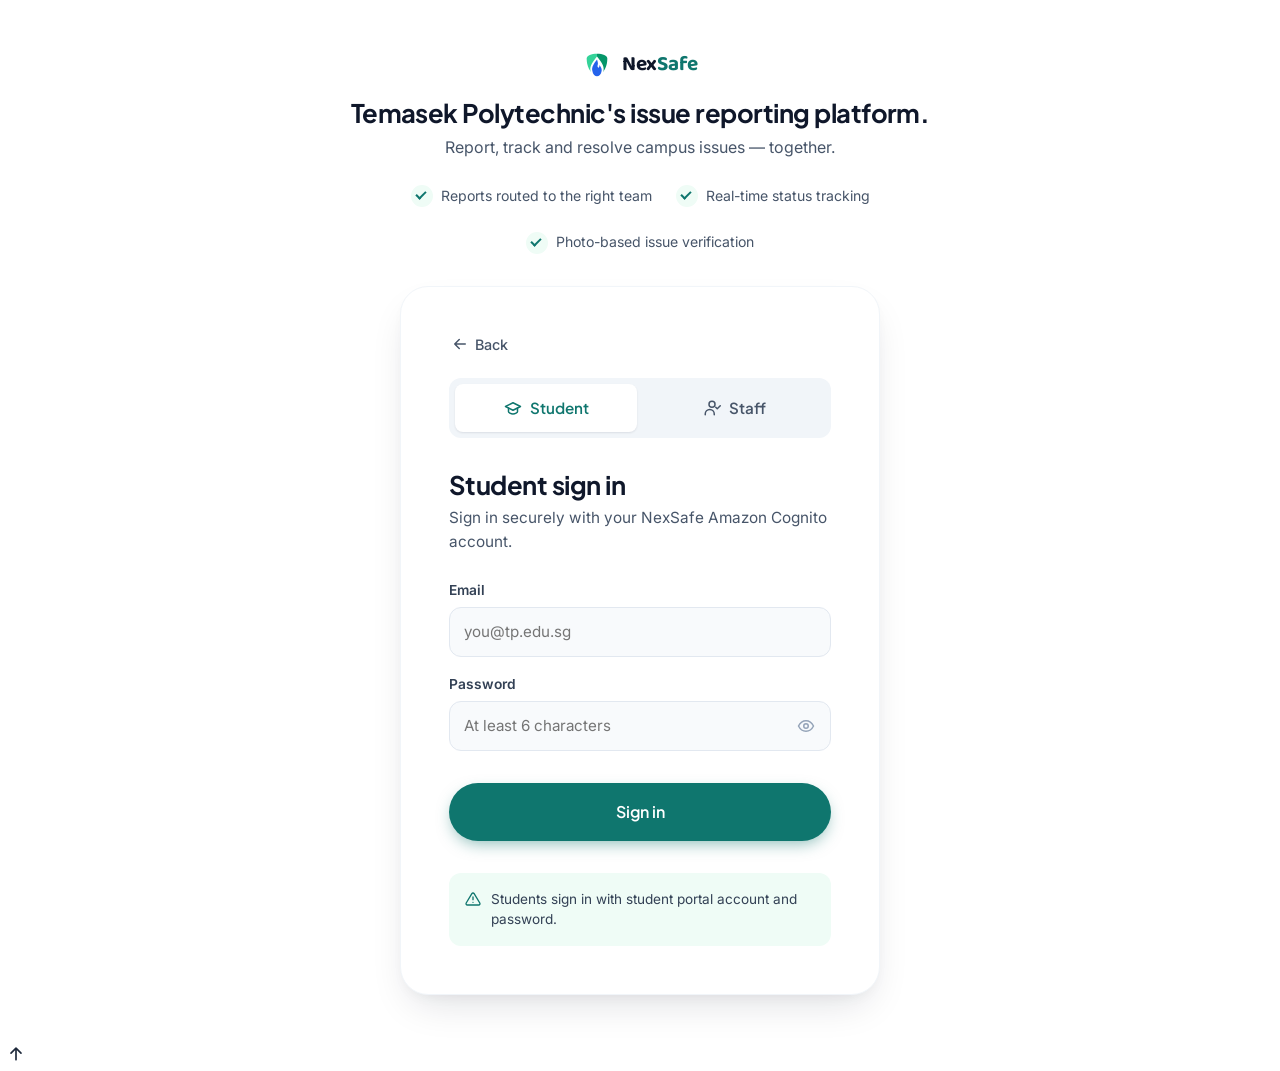
<file: src/manage.html>
<!doctype html>
<html lang="en">
  <head>
    <meta charset="UTF-8" />
    <link rel="icon" type="image/svg+xml" href="data:image/svg+xml,<svg xmlns=%22http://www.w3.org/2000/svg%22 viewBox=%220 0 32 32%22><rect width=%2232%22 height=%2232%22 rx=%228%22 fill=%22%230f172a%22/><path d=%22M16 4C10 4 5 6 5 9c0 8 3 15 11 20V4z%22 fill=%22%2334d399%22/><path d=%22M16 4c6 0 11 2 11 5 0 8-3 15-11 20V4z%22 fill=%22%23059669%22/><path d=%22M16 7c-4 5-8 10-7 15 .5 5 4 8 7 8s6.5-3 7-8c1-5-3-10-7-15z%22 fill=%22%23fff%22/><path d=%22M16 10c-3 4-6 8-5 12 .5 4 3 6 5 6s4.5-2 5-6c.2-2.5-1-4-2.5-6 .3 2-.5 3.5-1.5 2.5-1-1 0-2.7 0-4 0-.8-.3-2.5-1-4.5z%22 fill=%22%232563eb%22/></svg>" />
    <meta name="viewport" content="width=device-width, initial-scale=1.0" />
    <title>Manage Reports — NexSafe</title>
    <link rel="preconnect" href="https://fonts.googleapis.com" />
    <link rel="preconnect" href="https://fonts.gstatic.com" crossorigin />
    <link href="https://fonts.googleapis.com/css2?family=Plus+Jakarta+Sans:wght@400;500;600;700;800&family=Inter:wght@400;500;600;700&family=Baloo+2:wght@600;700;800&display=swap" rel="stylesheet" />
    <link rel="stylesheet" href="css/base.css" />
    <link rel="stylesheet" href="css/manage.css" />
  </head>
  <body>
    <!-- Same signed-in header as every other app page — see home.html
         for the full explanation. Staff-only page. -->
    <header class="header" id="appHeader">
      <div class="container header__inner">
        <a href="home.html" class="brand" aria-label="NexSafe">
          <span class="brand__mark" aria-hidden="true">
            <svg viewBox="0 0 32 32" width="26" height="26" fill="none">
              <path d="M16 4C10 4 5 6 5 9c0 8 3 15 11 20V4z" fill="#34d399"/>
              <path d="M16 4c6 0 11 2 11 5 0 8-3 15-11 20V4z" fill="#059669"/>
              <path d="M16 7c-4 5-8 10-7 15 .5 5 4 8 7 8s6.5-3 7-8c1-5-3-10-7-15z" fill="#fff"/>
              <path d="M16 10c-3 4-6 8-5 12 .5 4 3 6 5 6s4.5-2 5-6c.2-2.5-1-4-2.5-6 .3 2-.5 3.5-1.5 2.5-1-1 0-2.7 0-4 0-.8-.3-2.5-1-4.5z" fill="#2563eb"/>
            </svg>
          </span>
          <span class="brand__name">Nex<span>Safe</span></span>
        </a>

        <nav class="appnav" id="appNav">
          <a href="home.html" class="appnav__link">Home</a>
          <a href="feed.html" class="appnav__link">Feed</a>
          <a href="report.html" class="appnav__link" data-role="student">Report</a>
          <a href="myreports.html" class="appnav__link" data-role="student">My Reports</a>
          <a href="review.html" class="appnav__link" data-role="staff">Review Queue</a>
          <a href="manage.html" class="appnav__link is-active" data-role="staff">Manage Reports</a>
        </nav>

        <div class="header__actions">
          <div class="userchip-wrap">
            <button class="userchip" id="userChip" aria-haspopup="true" aria-expanded="false">
              <span class="userchip__avatar" id="userAvatar"></span>
              <span class="userchip__info">
                <span class="userchip__name" id="userName"></span>
                <span class="userchip__role" id="userRole"></span>
              </span>
              <svg class="userchip__caret" width="14" height="14" viewBox="0 0 24 24" fill="none"><path d="M6 9l6 6 6-6" stroke="currentColor" stroke-width="2" stroke-linecap="round" stroke-linejoin="round"/></svg>
            </button>
            <div class="profile-menu" id="profileMenu" hidden>
              <div class="profile-menu__header">
                <span class="profile-menu__avatar" id="profileAvatar"></span>
                <div>
                  <p class="profile-menu__name" id="profileName"></p>
                  <p class="profile-menu__email" id="profileEmail"></p>
                </div>
              </div>
              <div class="profile-menu__row">
                <span>Role</span>
                <span class="profile-menu__role-badge" id="profileRole"></span>
              </div>
              <button class="profile-menu__signout" id="signOutBtn">
                <svg width="16" height="16" viewBox="0 0 24 24" fill="none"><path d="M9 21H5a2 2 0 01-2-2V5a2 2 0 012-2h4M16 17l5-5-5-5M21 12H9" stroke="currentColor" stroke-width="2" stroke-linecap="round" stroke-linejoin="round"/></svg>
                Sign out
              </button>
            </div>
          </div>
          <button class="nav-toggle" id="appNavToggle" aria-label="Toggle menu" aria-expanded="false">
            <span></span><span></span><span></span>
          </button>
        </div>
      </div>
    </header>

    <main class="appmain">
      <div class="container">
        <div class="view__head">
          <div>
            <h1 class="view__title">Manage Reports</h1>
            <p class="view__sub">Search, filter and track every report from one place.</p>
          </div>
        </div>

        <!-- Search box + status dropdown. Both are wired up in
             manage.js with "input"/"change" listeners — there's no
             submit button, filtering happens live as you type/select. -->
        <div class="manage__controls">
          <div class="manage__search">
            <svg width="16" height="16" viewBox="0 0 24 24" fill="none"><circle cx="11" cy="11" r="7" stroke="currentColor" stroke-width="2"/><path d="M21 21l-4-4" stroke="currentColor" stroke-width="2" stroke-linecap="round"/></svg>
            <input type="text" id="manageSearch" placeholder="Search by title or location…" />
          </div>
          <div class="select manage__filter">
            <select id="manageStatusFilter">
              <option value="all">All statuses</option>
              <option value="submitted">Submitted</option>
              <option value="in_review">Under Review</option>
              <option value="in_progress">In Progress</option>
              <option value="resolved">Resolved</option>
              <option value="rejected">Rejected</option>
            </select>
          </div>
        </div>

        <!-- Filled in by manage.js — every report, filtered by the
             search box + status dropdown above. Styled as a compact
             horizontal list (see manage.css) instead of the usual
             card grid, since staff often need to scan many rows. -->
        <div class="manage__list" id="manageList"></div>
        <div class="feed__empty" id="manageEmpty" hidden>
          <div class="empty-state"><p>No reports match your search.</p></div>
        </div>
      </div>
    </main>

    <!-- Shared: report detail modal -->
    <div class="modal" id="reportModal" hidden>
      <div class="modal__backdrop" data-close-modal></div>
      <div class="modal__panel" role="dialog" aria-modal="true" aria-labelledby="modalTitle">
        <button class="modal__close" data-close-modal aria-label="Close">×</button>
        <div class="modal__body" id="modalBody"></div>
      </div>
    </div>

    <!-- Toast -->
    <div class="toast" id="toast" role="status" aria-live="polite">
      <span class="toast__icon" id="toastIcon">
        <svg width="18" height="18" viewBox="0 0 24 24" fill="none"><path d="M5 12l5 5L20 7" stroke="currentColor" stroke-width="2.5" stroke-linecap="round" stroke-linejoin="round"/></svg>
      </span>
      <span class="toast__msg" id="toastMsg">Done!</span>
    </div>

    <!-- Back to top -->
    <button class="totop" id="toTop" aria-label="Back to top">
      <svg width="20" height="20" viewBox="0 0 24 24" fill="none"><path d="M12 19V5M6 11l6-6 6 6" stroke="currentColor" stroke-width="2" stroke-linecap="round" stroke-linejoin="round"/></svg>
    </button>

    <script src="js/common.js"></script>
    <script src="js/manage.js"></script>
  </body>
</html>
</file>
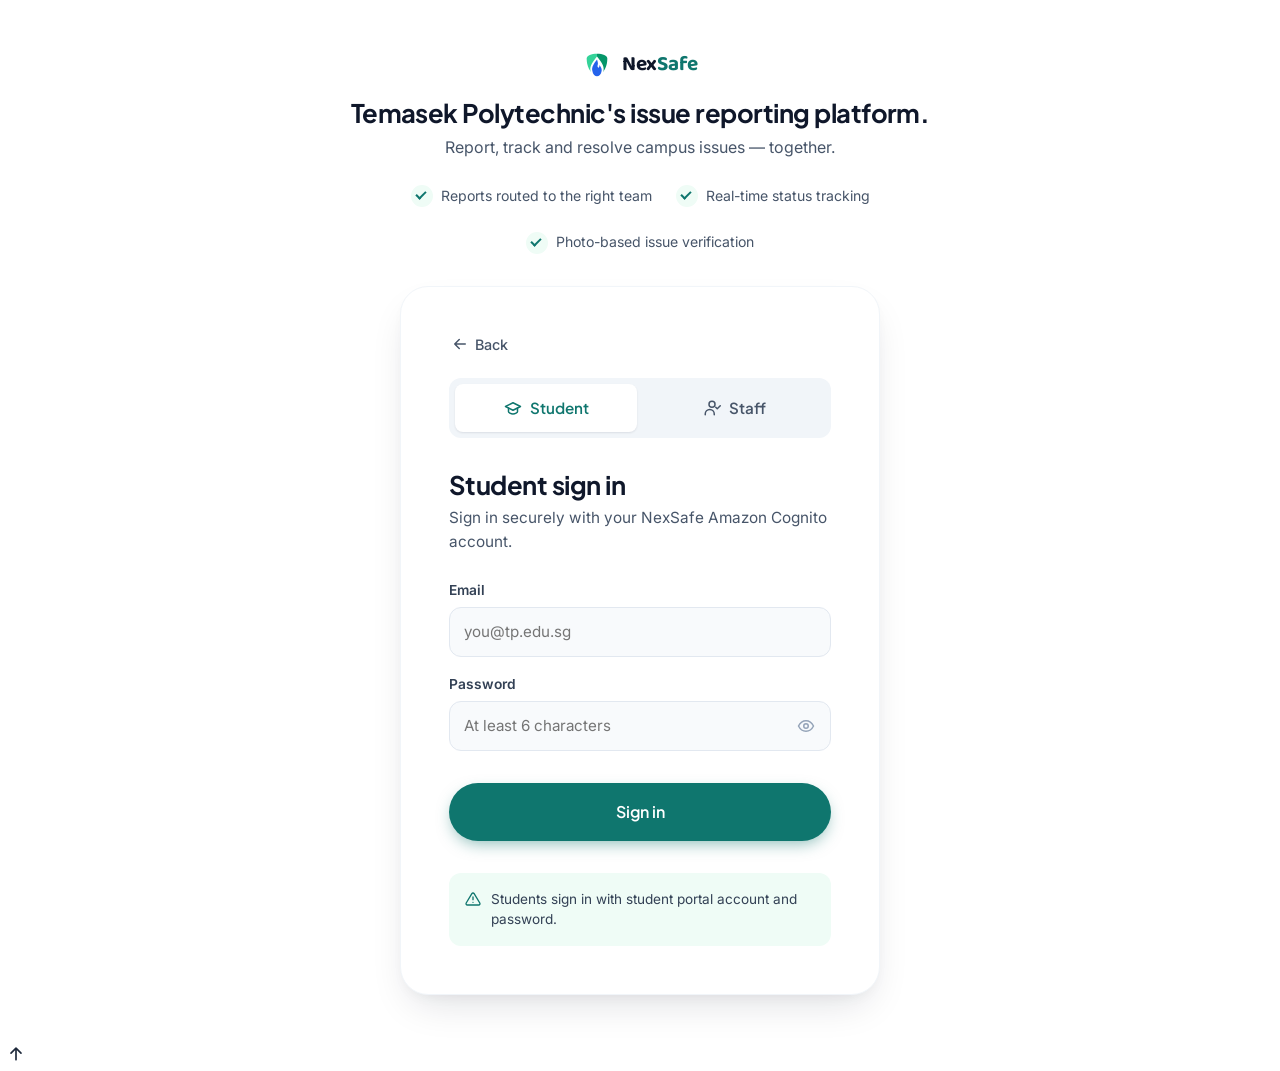
<file: src/myreports.html>
<!doctype html>
<html lang="en">

<head>
  <meta charset="UTF-8" />
  <link rel="icon" type="image/svg+xml"
    href="data:image/svg+xml,<svg xmlns=%22http://www.w3.org/2000/svg%22 viewBox=%220 0 32 32%22><rect width=%2232%22 height=%2232%22 rx=%228%22 fill=%22%230f172a%22/><path d=%22M16 4C10 4 5 6 5 9c0 8 3 15 11 20V4z%22 fill=%22%2334d399%22/><path d=%22M16 4c6 0 11 2 11 5 0 8-3 15-11 20V4z%22 fill=%22%23059669%22/><path d=%22M16 7c-4 5-8 10-7 15 .5 5 4 8 7 8s6.5-3 7-8c1-5-3-10-7-15z%22 fill=%22%23fff%22/><path d=%22M16 10c-3 4-6 8-5 12 .5 4 3 6 5 6s4.5-2 5-6c.2-2.5-1-4-2.5-6 .3 2-.5 3.5-1.5 2.5-1-1 0-2.7 0-4 0-.8-.3-2.5-1-4.5z%22 fill=%22%232563eb%22/></svg>" />
  <meta name="viewport" content="width=device-width, initial-scale=1.0" />
  <title>My Reports — NexSafe</title>
  <link rel="preconnect" href="https://fonts.googleapis.com" />
  <link rel="preconnect" href="https://fonts.gstatic.com" crossorigin />
  <link
    href="https://fonts.googleapis.com/css2?family=Plus+Jakarta+Sans:wght@400;500;600;700;800&family=Inter:wght@400;500;600;700&family=Baloo+2:wght@600;700;800&display=swap"
    rel="stylesheet" />
  <link rel="stylesheet" href="css/base.css" />
  <link rel="stylesheet" href="css/myreports.css" />
</head>

<body>
  <!-- Same signed-in header as every other app page — see home.html
         for the full explanation. Student-only page, so requireRole
         ("student") in myreports.js kicks staff accounts back to Home. -->
  <header class="header" id="appHeader">
    <div class="container header__inner">
      <a href="home.html" class="brand" aria-label="NexSafe">
        <span class="brand__mark" aria-hidden="true">
          <svg viewBox="0 0 32 32" width="26" height="26" fill="none">
            <path d="M16 4C10 4 5 6 5 9c0 8 3 15 11 20V4z" fill="#34d399" />
            <path d="M16 4c6 0 11 2 11 5 0 8-3 15-11 20V4z" fill="#059669" />
            <path d="M16 7c-4 5-8 10-7 15 .5 5 4 8 7 8s6.5-3 7-8c1-5-3-10-7-15z" fill="#fff" />
            <path
              d="M16 10c-3 4-6 8-5 12 .5 4 3 6 5 6s4.5-2 5-6c.2-2.5-1-4-2.5-6 .3 2-.5 3.5-1.5 2.5-1-1 0-2.7 0-4 0-.8-.3-2.5-1-4.5z"
              fill="#2563eb" />
          </svg>
        </span>
        <span class="brand__name">Nex<span>Safe</span></span>
      </a>

      <nav class="appnav" id="appNav">
        <a href="home.html" class="appnav__link">Home</a>
        <a href="feed.html" class="appnav__link">Feed</a>
        <a href="report.html" class="appnav__link" data-role="student">Report</a>
        <a href="myreports.html" class="appnav__link is-active" data-role="student">My Reports</a>
        <a href="review.html" class="appnav__link" data-role="staff">Review Queue</a>
        <a href="manage.html" class="appnav__link" data-role="staff">Manage Reports</a>
      </nav>

      <div class="header__actions">
        <div class="userchip-wrap">
          <button class="userchip" id="userChip" aria-haspopup="true" aria-expanded="false">
            <span class="userchip__avatar" id="userAvatar"></span>
            <span class="userchip__info">
              <span class="userchip__name" id="userName"></span>
              <span class="userchip__role" id="userRole"></span>
            </span>
            <svg class="userchip__caret" width="14" height="14" viewBox="0 0 24 24" fill="none">
              <path d="M6 9l6 6 6-6" stroke="currentColor" stroke-width="2" stroke-linecap="round"
                stroke-linejoin="round" />
            </svg>
          </button>
          <div class="profile-menu" id="profileMenu" hidden>
            <div class="profile-menu__header">
              <span class="profile-menu__avatar" id="profileAvatar"></span>
              <div>
                <p class="profile-menu__name" id="profileName"></p>
                <p class="profile-menu__email" id="profileEmail"></p>
              </div>
            </div>
            <div class="profile-menu__row">
              <span>Role</span>
              <span class="profile-menu__role-badge" id="profileRole"></span>
            </div>
            <button class="profile-menu__signout" id="signOutBtn">
              <svg width="16" height="16" viewBox="0 0 24 24" fill="none">
                <path d="M9 21H5a2 2 0 01-2-2V5a2 2 0 012-2h4M16 17l5-5-5-5M21 12H9" stroke="currentColor"
                  stroke-width="2" stroke-linecap="round" stroke-linejoin="round" />
              </svg>
              Sign out
            </button>
          </div>
        </div>
        <button class="nav-toggle" id="appNavToggle" aria-label="Toggle menu" aria-expanded="false">
          <span></span><span></span><span></span>
        </button>
      </div>
    </div>
  </header>

  <main class="appmain">
    <div class="container">
      <div class="view__head">
        <div>
          <h1 class="view__title">My Reports</h1>
          <p class="view__sub">Issues you've submitted and their current status.</p>
        </div>
      </div>
      <!-- Filled in by myreports.js — only reports where
             author_id matches the signed-in student's email. -->
      <div class="feed__grid" id="myReportsGrid"></div>
      <div class="feed__empty" id="myReportsEmpty" hidden>
        <div class="empty-state">
          <p>You haven't reported any issues yet.</p>
          <a class="btn btn--primary btn--sm" href="report.html">Report your first issue</a>
        </div>
      </div>
    </div>
  </main>

  <!-- Shared: report detail modal -->
  <div class="modal" id="reportModal" hidden>
    <div class="modal__backdrop" data-close-modal></div>
    <div class="modal__panel" role="dialog" aria-modal="true" aria-labelledby="modalTitle">
      <button class="modal__close" data-close-modal aria-label="Close">×</button>
      <div class="modal__body" id="modalBody"></div>
    </div>
  </div>

  <!-- Toast -->
  <div class="toast" id="toast" role="status" aria-live="polite">
    <span class="toast__icon" id="toastIcon">
      <svg width="18" height="18" viewBox="0 0 24 24" fill="none">
        <path d="M5 12l5 5L20 7" stroke="currentColor" stroke-width="2.5" stroke-linecap="round"
          stroke-linejoin="round" />
      </svg>
    </span>
    <span class="toast__msg" id="toastMsg">Done!</span>
  </div>

  <!-- Back to top -->
  <button class="totop" id="toTop" aria-label="Back to top">
    <svg width="20" height="20" viewBox="0 0 24 24" fill="none">
      <path d="M12 19V5M6 11l6-6 6 6" stroke="currentColor" stroke-width="2" stroke-linecap="round"
        stroke-linejoin="round" />
    </svg>
  </button>

  <script src="js/common.js"></script>
  <script src="js/myreports.js"></script>
</body>

</html>
</file>
<file: src/css/base.css>
/* =========================================================
   NexSafe — base.css
   ---------------------------------------------------------
   Shared across EVERY page: design tokens, reset, buttons,
   header/nav (both the public landing header and the signed-in
   app header), the report-detail modal, toast, form fields,
   report cards, and loading/empty states.

   Page-specific styles (hero, auth panel, report form fields,
   manage-reports list, etc.) live in their own css/<page>.css
   file and are loaded ON TOP of this one.
   ========================================================= */

/* ---------- Design tokens ---------- */
:root {
  --font-display: "Plus Jakarta Sans", system-ui, sans-serif;
  --font-body: "Inter", system-ui, sans-serif;

  --c-primary: #0f766e;
  --c-primary-600: #0d9488;
  --c-primary-500: #14b8a6;
  --c-primary-50: #effcf6;

  --c-accent: #2563eb;
  --c-accent-500: #3b82f6;
  --c-accent-50: #eff6ff;

  --c-success: #16a34a;
  --c-warning: #d97706;
  --c-error: #dc2626;
  --c-info: #0ea5e9;

  --n-0: #ffffff;
  --n-50: #f8fafc;
  --n-100: #f1f5f9;
  --n-200: #e2e8f0;
  --n-300: #cbd5e1;
  --n-400: #94a3b8;
  --n-500: #64748b;
  --n-600: #475569;
  --n-700: #334155;
  --n-800: #1e293b;
  --n-900: #0f172a;
  --n-950: #020617;

  --bg: var(--n-0);
  --bg-soft: var(--n-50);
  --bg-muted: var(--n-100);
  --text: var(--n-800);
  --text-soft: var(--n-600);
  --text-faint: var(--n-400);
  --border: var(--n-200);
  --border-soft: var(--n-100);

  --r-sm: 8px;
  --r-md: 12px;
  --r-lg: 18px;
  --r-xl: 28px;
  --r-pill: 999px;

  --sh-sm: 0 1px 2px rgba(15, 23, 42, .06), 0 1px 3px rgba(15, 23, 42, .04);
  --sh-md: 0 4px 12px rgba(15, 23, 42, .06), 0 2px 4px rgba(15, 23, 42, .04);
  --sh-lg: 0 18px 40px -12px rgba(15, 23, 42, .14), 0 6px 16px -8px rgba(15, 23, 42, .08);
  --sh-xl: 0 30px 60px -20px rgba(15, 23, 42, .22);

  --sp-1: 4px;
  --sp-2: 8px;
  --sp-3: 12px;
  --sp-4: 16px;
  --sp-5: 24px;
  --sp-6: 32px;
  --sp-7: 48px;
  --sp-8: 64px;
  --sp-9: 96px;

  --container: 1180px;
  --header-h: 72px;

  --ease: cubic-bezier(.4, 0, .2, 1);
  --ease-out: cubic-bezier(.16, 1, .3, 1);
}

/* ---------- Reset ---------- */
*, *::before, *::after { box-sizing: border-box; }
* { margin: 0; }
[hidden] { display: none !important; }

html { scroll-behavior: smooth; }
html:focus-within { scroll-behavior: auto; }

body {
  font-family: var(--font-body);
  font-size: 16px;
  line-height: 1.6;
  color: var(--text);
  background: var(--bg);
  -webkit-font-smoothing: antialiased;
  -moz-osx-font-smoothing: grayscale;
  overflow-x: hidden;
}

img, svg { display: block; max-width: 100%; }
button, input, select, textarea { font: inherit; color: inherit; }
button { cursor: pointer; background: none; border: none; }
a { color: inherit; text-decoration: none; }
ul { list-style: none; padding: 0; }

h1, h2, h3, h4 {
  font-family: var(--font-display);
  line-height: 1.15;
  font-weight: 700;
  letter-spacing: -0.02em;
  color: var(--n-900);
}

::selection { background: var(--c-primary-500); color: #fff; }

/* ---------- Layout helpers ---------- */
.container {
  width: 100%;
  max-width: var(--container);
  margin: 0 auto;
  padding: 0 var(--sp-5);
}

.section-title { font-size: clamp(1.7rem, 3.2vw, 2.5rem); margin-bottom: var(--sp-3); }
.section-title--sm { font-size: 1.25rem; margin-bottom: var(--sp-5); }
.section-sub { color: var(--text-soft); font-size: 1.05rem; }

/* ---------- Buttons ---------- */
.btn {
  display: inline-flex;
  align-items: center;
  justify-content: center;
  gap: var(--sp-2);
  padding: 12px 22px;
  border-radius: var(--r-pill);
  font-weight: 600;
  font-size: .95rem;
  font-family: var(--font-display);
  border: 1.5px solid transparent;
  transition: transform .2s var(--ease), box-shadow .2s var(--ease), background .2s var(--ease), color .2s var(--ease), border-color .2s var(--ease);
  white-space: nowrap;
}
.btn:active { transform: translateY(1px); }
.btn--sm { padding: 9px 16px; font-size: .88rem; }
.btn--lg { padding: 15px 28px; font-size: 1rem; }
.btn--block { width: 100%; margin-top: var(--sp-4); }

.btn--primary {
  background: var(--c-primary);
  color: #fff;
  box-shadow: 0 6px 16px -4px rgba(15, 118, 110, .5);
}
.btn--primary:hover {
  background: var(--c-primary-600);
  box-shadow: 0 10px 24px -6px rgba(15, 118, 110, .6);
  transform: translateY(-2px);
}

.btn--ghost {
  background: var(--n-0);
  color: var(--n-800);
  border-color: var(--n-200);
  box-shadow: var(--sh-sm);
}
.btn--ghost:hover {
  border-color: var(--c-primary);
  color: var(--c-primary);
  transform: translateY(-2px);
}

.btn--light {
  background: #fff;
  color: var(--c-primary);
  box-shadow: var(--sh-md);
}
.btn--light:hover { transform: translateY(-2px); box-shadow: var(--sh-lg); }

.btn--danger {
  background: var(--c-error);
  color: #fff;
  box-shadow: 0 6px 16px -4px rgba(220, 38, 38, .5);
}
.btn--danger:hover { background: #b91c1c; transform: translateY(-2px); }

.btn-link { font-size: .88rem; font-weight: 600; color: var(--text-soft); }
.btn-link--danger { color: var(--c-error); }
.btn-link--danger:hover { text-decoration: underline; }

/* ---------- Header (shared shell) ---------- */
.header {
  position: sticky;
  top: 0;
  z-index: 100;
  background: rgba(255, 255, 255, .8);
  backdrop-filter: saturate(180%) blur(14px);
  -webkit-backdrop-filter: saturate(180%) blur(14px);
  border-bottom: 1px solid var(--border);
}
.header__inner {
  display: flex;
  align-items: center;
  justify-content: space-between;
  height: var(--header-h);
  gap: var(--sp-5);
}

.brand {
  display: inline-flex;
  align-items: center;
  gap: 10px;
  font-family: "Baloo 2", var(--font-display);
  font-weight: 700;
  font-size: 1.3rem;
  letter-spacing: -0.01em;
  color: var(--n-900);
  flex-shrink: 0;
}
.brand__mark { color: var(--c-primary); display: inline-flex; }
.brand__name span { color: var(--c-primary); }

.header__actions { display: flex; align-items: center; gap: var(--sp-3); }

.nav-toggle {
  display: none;
  flex-direction: column;
  gap: 5px;
  padding: 8px;
  border-radius: var(--r-sm);
}
.nav-toggle span {
  width: 22px; height: 2px;
  background: var(--n-800);
  border-radius: 2px;
  transition: transform .3s var(--ease), opacity .2s;
}
.nav-toggle.is-open span:nth-child(1) { transform: translateY(7px) rotate(45deg); }
.nav-toggle.is-open span:nth-child(2) { opacity: 0; }
.nav-toggle.is-open span:nth-child(3) { transform: translateY(-7px) rotate(-45deg); }

/* ---------- Signed-in app nav ---------- */
.appnav {
  display: flex;
  align-items: center;
  gap: var(--sp-1);
  margin-left: auto;
}
.appnav__link {
  padding: 8px 16px;
  border-radius: var(--r-pill);
  font-size: .92rem;
  font-weight: 500;
  color: var(--text-soft);
  transition: color .2s, background .2s;
}
.appnav__link:hover { color: var(--n-900); background: var(--n-100); }
.appnav__link.is-active { color: var(--c-primary); background: var(--c-primary-50); }

/* ---------- User chip + profile dropdown ---------- */
.userchip {
  display: flex;
  align-items: center;
  gap: 10px;
  padding: 5px 14px 5px 5px;
  border-radius: var(--r-pill);
  background: var(--n-100);
  transition: background .2s;
}
.userchip__avatar {
  width: 32px; height: 32px;
  border-radius: 50%;
  background: linear-gradient(135deg, var(--c-primary), var(--c-accent));
  color: #fff;
  display: grid; place-items: center;
  font-weight: 700; font-size: .85rem;
  font-family: var(--font-display);
  flex-shrink: 0;
}
.userchip__info { display: flex; flex-direction: column; line-height: 1.2; }
.userchip__name { font-size: .85rem; font-weight: 600; color: var(--n-800); }
.userchip__role { font-size: .72rem; color: var(--text-soft); text-transform: capitalize; }
.userchip:hover { background: var(--n-200); }
.userchip__caret { color: var(--n-400); transition: transform .2s; }
.userchip[aria-expanded="true"] .userchip__caret { transform: rotate(180deg); }

.userchip-wrap { position: relative; }
.profile-menu {
  position: absolute;
  top: calc(100% + 10px);
  right: 0;
  width: 260px;
  background: var(--n-0);
  border: 1px solid var(--border-soft);
  border-radius: var(--r-lg);
  box-shadow: var(--sh-lg);
  padding: var(--sp-4);
  z-index: 50;
}
.profile-menu__header { display: flex; align-items: center; gap: 12px; margin-bottom: var(--sp-4); padding-bottom: var(--sp-4); border-bottom: 1px solid var(--border-soft); }
.profile-menu__avatar {
  width: 40px; height: 40px;
  border-radius: 50%;
  background: linear-gradient(135deg, var(--c-primary), var(--c-accent));
  color: #fff;
  display: grid; place-items: center;
  font-weight: 700; font-size: .95rem;
  font-family: var(--font-display);
  flex-shrink: 0;
}
.profile-menu__name { font-size: .92rem; font-weight: 700; color: var(--n-900); }
.profile-menu__email { font-size: .8rem; color: var(--text-soft); word-break: break-all; }
.profile-menu__row { display: flex; justify-content: space-between; align-items: center; font-size: .85rem; color: var(--text-soft); margin-bottom: var(--sp-4); }
.profile-menu__role-badge { background: var(--c-primary-50); color: var(--c-primary); font-weight: 600; padding: 3px 10px; border-radius: var(--r-pill); font-size: .78rem; text-transform: capitalize; }
.profile-menu__signout {
  display: flex; align-items: center; justify-content: center; gap: 8px;
  width: 100%;
  padding: 10px;
  border-radius: var(--r-md);
  background: #fef2f2;
  color: var(--c-error);
  font-weight: 600;
  font-size: .88rem;
  transition: background .2s;
}
.profile-menu__signout:hover { background: #fee2e2; }

/* ---------- App page shell ---------- */
.appmain { padding: var(--sp-7) 0 var(--sp-9); min-height: calc(100vh - var(--header-h)); }
.view__head {
  display: flex;
  justify-content: space-between;
  align-items: flex-end;
  gap: var(--sp-4);
  margin-bottom: var(--sp-6);
  flex-wrap: wrap;
}
.view__title { font-size: clamp(1.6rem, 3vw, 2.1rem); }
.view__sub { color: var(--text-soft); font-size: .98rem; margin-top: 4px; }
.container--narrow { max-width: 680px; }

/* ---------- Loading & empty states ---------- */
.loading {
  display: flex; align-items: center; gap: 10px;
  justify-content: center;
  padding: var(--sp-8);
  color: var(--text-soft);
}
.spinner {
  width: 20px; height: 20px;
  border: 2.5px solid var(--n-200);
  border-top-color: var(--c-primary);
  border-radius: 50%;
  animation: spin .8s linear infinite;
}
@keyframes spin { to { transform: rotate(360deg); } }

.empty-state {
  text-align: center;
  padding: var(--sp-8);
  color: var(--text-soft);
}
.empty-state button { margin-top: var(--sp-4); }

/* ---------- Report cards (used on Feed, Home, My Reports, Review Queue, Manage Reports) ---------- */
.feed__grid {
  display: grid;
  grid-template-columns: repeat(auto-fill, minmax(280px, 1fr));
  gap: var(--sp-4);
}
.feedcard {
  background: var(--n-0);
  border: 1px solid var(--border-soft);
  border-radius: var(--r-lg);
  padding: var(--sp-5);
  transition: transform .25s var(--ease-out), box-shadow .25s, border-color .25s;
  animation: cardIn .4s var(--ease-out) both;
}
.feedcard:hover { transform: translateY(-4px); box-shadow: var(--sh-lg); border-color: transparent; }
@keyframes cardIn {
  from { opacity: 0; transform: translateY(12px); }
  to { opacity: 1; transform: translateY(0); }
}
.feedcard__top { display: flex; justify-content: space-between; align-items: center; margin-bottom: var(--sp-3); }
.feedcard__time { font-size: .8rem; color: var(--n-400); }
.feedcard__issuetype { font-size: .78rem; color: var(--text-soft); margin-bottom: 4px; }
.feedcard__title { font-family: var(--font-display); font-weight: 600; font-size: 1.02rem; color: var(--n-900); margin-bottom: var(--sp-2); line-height: 1.35; }
.feedcard__loc { font-size: .85rem; color: var(--text-soft); margin-bottom: var(--sp-4); display: flex; align-items: center; gap: 6px; }
.feedcard__loc svg { color: var(--n-400); flex-shrink: 0; }
.feedcard__foot { display: flex; justify-content: space-between; align-items: center; }
.feedcard__status { font-size: .76rem; font-weight: 600; padding: 4px 10px; border-radius: var(--r-pill); }
.feedcard__status--review { background: #fef3c7; color: #92400e; }
.feedcard__status--progress { background: #dbeafe; color: #1e40af; }
.feedcard__status--resolved { background: #dcfce7; color: #166534; }
.feedcard__status--submitted { background: var(--n-100); color: var(--n-600); }
.feedcard__status--rejected { background: #fee2e2; color: #b91c1c; }
.feedcard__posted { font-size: .8rem; color: var(--n-400); }

.feedcard__photo {
  height: 140px;
  margin: calc(-1 * var(--sp-5)) calc(-1 * var(--sp-5)) var(--sp-4);
  background-size: cover;
  background-position: center;
  border-radius: var(--r-lg) var(--r-lg) 0 0;
}

.tag {
  font-size: .66rem;
  font-weight: 700;
  padding: 3px 8px;
  border-radius: var(--r-pill);
  text-transform: uppercase;
  letter-spacing: .04em;
}
.tag--danger { background: #fee2e2; color: #b91c1c; }
.tag--warn { background: #fef3c7; color: #92400e; }
.tag--info { background: #dbeafe; color: #1e40af; }

.priority-dot { width: 9px; height: 9px; border-radius: 50%; flex-shrink: 0; }
.priority-dot--low { background: var(--n-400); }
.priority-dot--medium { background: var(--c-warning); }
.priority-dot--high { background: var(--c-error); }

.priority-badge { font-size: .76rem; font-weight: 600; padding: 4px 10px; border-radius: var(--r-pill); }
.priority-badge--low { background: var(--n-100); color: var(--n-600); }
.priority-badge--medium { background: #fef3c7; color: #92400e; }
.priority-badge--high { background: #fee2e2; color: #b91c1c; }
.priority-badge--none { background: var(--n-100); color: var(--n-400); }

/* ---------- Form fields (shared by the auth form and the report form) ---------- */
.field { margin-bottom: var(--sp-4); }
.field label {
  display: block;
  font-size: .86rem;
  font-weight: 600;
  color: var(--n-700);
  margin-bottom: 6px;
}
.field input, .field textarea, .field select {
  width: 100%;
  padding: 12px 14px;
  border: 1.5px solid var(--border);
  border-radius: var(--r-md);
  background: var(--n-50);
  font-size: .95rem;
  transition: border-color .2s, background .2s, box-shadow .2s;
}
.field input:focus, .field textarea:focus, .field select:focus {
  outline: none;
  border-color: var(--c-primary);
  background: var(--n-0);
  box-shadow: 0 0 0 4px rgba(20, 184, 166, .12);
}
.field textarea { resize: vertical; min-height: 100px; }
.field.has-error input, .field.has-error textarea, .field.has-error select {
  border-color: var(--c-error);
  background: #fef2f2;
}
.field__error {
  display: none;
  font-size: .8rem;
  color: var(--c-error);
  margin-top: 6px;
  font-weight: 500;
}
.field.has-error .field__error { display: block; }

.select { position: relative; }
.select::after {
  content: "";
  position: absolute;
  right: 16px; top: 50%;
  width: 8px; height: 8px;
  border: solid var(--n-500);
  border-width: 0 2px 2px 0;
  transform: translateY(-75%) rotate(45deg);
  pointer-events: none;
}
.select select { appearance: none; padding-right: 36px; cursor: pointer; }

/* ---------- Toast ---------- */
.toast {
  position: fixed;
  bottom: 24px; left: 50%;
  transform: translate(-50%, calc(100% + 24px));
  opacity: 0;
  pointer-events: none;
  background: var(--n-900);
  color: #fff;
  padding: 14px 20px;
  border-radius: var(--r-pill);
  display: flex;
  align-items: center;
  gap: 10px;
  font-size: .92rem;
  font-weight: 500;
  box-shadow: var(--sh-xl);
  z-index: 200;
  transition: transform .4s var(--ease-out), opacity .4s var(--ease-out);
  max-width: 90vw;
}
.toast.is-show { transform: translate(-50%, 0); opacity: 1; pointer-events: auto; }
.toast__icon {
  width: 28px; height: 28px;
  border-radius: 50%;
  background: var(--c-success);
  display: grid; place-items: center;
  color: #fff;
  flex-shrink: 0;
}

/* =========================================================
   Report detail modal (used on Feed, Home, My Reports,
   Review Queue, Manage Reports)
   ========================================================= */
.modal {
  position: fixed;
  inset: 0;
  z-index: 200;
  display: flex;
  align-items: center;
  justify-content: center;
  padding: var(--sp-4);
}
.modal__backdrop {
  position: absolute; inset: 0;
  background: rgba(15, 23, 42, .55);
  backdrop-filter: blur(4px);
  animation: fadeIn .25s var(--ease);
}
@keyframes fadeIn { from { opacity: 0; } to { opacity: 1; } }

.modal__panel {
  position: relative;
  background: var(--n-0);
  border-radius: var(--r-xl);
  width: 100%;
  max-width: 560px;
  max-height: 85vh;
  overflow: hidden;
  box-shadow: var(--sh-xl);
  animation: modalIn .35s var(--ease-out);
  display: flex;
  flex-direction: column;
}
@keyframes modalIn {
  from { opacity: 0; transform: translateY(20px) scale(.96); }
  to { opacity: 1; transform: translateY(0) scale(1); }
}
.modal__close {
  position: absolute;
  top: 16px; right: 16px;
  z-index: 5;
  width: 36px; height: 36px;
  border-radius: 50%;
  background: var(--n-100);
  color: var(--n-600);
  font-size: 1.4rem;
  line-height: 1;
  display: grid; place-items: center;
  transition: all .2s;
}
.modal__close:hover { background: var(--n-200); color: var(--n-900); }

.modal__body { padding: var(--sp-7); overflow-y: auto; }
.modal__photo {
  width: 100%;
  max-height: 280px;
  object-fit: cover;
  border-radius: var(--r-md);
  margin-bottom: var(--sp-3);
}
.modal__scan {
  font-size: .82rem;
  font-weight: 500;
  padding: 8px 12px;
  border-radius: var(--r-sm);
  margin-bottom: var(--sp-4);
}
.modal__scan--match { background: #dcfce7; color: #166534; }
.modal__scan--mismatch { background: #fffbeb; color: #92400e; }
.modal__cat { margin-bottom: var(--sp-3); }
.modal__issuetype { font-size: .88rem; color: var(--text-soft); margin-bottom: var(--sp-2); }
.modal__issuetype strong { color: var(--n-900); }
.modal__title { font-size: 1.4rem; margin-bottom: var(--sp-2); }
.modal__loc {
  display: flex; align-items: center; gap: 6px;
  color: var(--text-soft); font-size: .92rem;
  margin-bottom: var(--sp-5);
}
.modal__desc {
  color: var(--n-700);
  line-height: 1.65;
  margin-bottom: var(--sp-5);
  padding-bottom: var(--sp-5);
  border-bottom: 1px solid var(--border-soft);
}
.modal__posted { font-size: .82rem; color: var(--n-400); margin-top: calc(-1 * var(--sp-3)); margin-bottom: var(--sp-4); }
.modal__statusrow {
  display: flex; align-items: center; gap: var(--sp-3);
  margin-bottom: var(--sp-5);
  flex-wrap: wrap;
}
.modal__status-label { font-size: .88rem; font-weight: 600; color: var(--n-700); }

.status-select {
  padding: 8px 32px 8px 12px;
  border: 1.5px solid var(--border);
  border-radius: var(--r-sm);
  background: var(--n-50);
  font-size: .88rem;
  font-weight: 600;
  cursor: pointer;
  appearance: none;
  background-image: url("data:image/svg+xml,%3Csvg xmlns='http://www.w3.org/2000/svg' width='12' height='12' viewBox='0 0 24 24' fill='none' stroke='%2364748b' stroke-width='2'%3E%3Cpath d='M6 9l6 6 6-6'/%3E%3C/svg%3E");
  background-repeat: no-repeat;
  background-position: right 10px center;
}
.status-select:focus { outline: none; border-color: var(--c-primary); }

/* Image metadata (staff only) */
.modal__meta {
  background: var(--n-50);
  border: 1px solid var(--border-soft);
  border-radius: var(--r-md);
  padding: var(--sp-4);
  margin-bottom: var(--sp-4);
}
.modal__meta-title { font-size: .8rem; font-weight: 700; color: var(--n-600); text-transform: uppercase; letter-spacing: .03em; margin-bottom: 8px; }
.modal__meta-grid { display: grid; grid-template-columns: auto 1fr; gap: 4px 12px; font-size: .88rem; }
.modal__meta-grid span:nth-child(odd) { color: var(--text-soft); }
.modal__meta-grid span:nth-child(even) { color: var(--n-900); font-weight: 500; }

/* Delete report (staff only) */
.modal__danger {
  margin-top: var(--sp-5);
  padding-top: var(--sp-5);
  border-top: 1px solid var(--border-soft);
  text-align: right;
}
.modal__danger-confirm { font-size: .88rem; color: var(--n-700); margin-bottom: var(--sp-3); text-align: left; }
.modal__danger-actions { display: flex; justify-content: flex-end; gap: var(--sp-3); }

/* ---------- Staff update ---------- */
.staff-update {
  margin-top: var(--sp-5);
  padding-top: var(--sp-5);
  border-top: 1px solid var(--border-soft);
}
.staff-update__title {
  display: block;
  font-family: var(--font-display);
  font-size: 1rem;
  font-weight: 700;
  color: var(--n-900);
  margin-bottom: 4px;
}
.staff-update__hint {
  color: var(--text-soft);
  font-size: .82rem;
  margin-bottom: var(--sp-3);
}
.staff-update textarea {
  width: 100%;
  min-height: 90px;
  padding: 12px 14px;
  border: 1.5px solid var(--border);
  border-radius: var(--r-md);
  background: var(--n-50);
  resize: vertical;
  margin-bottom: var(--sp-3);
}
.staff-update textarea:focus {
  outline: none;
  border-color: var(--c-primary);
  background: var(--n-0);
  box-shadow: 0 0 0 4px rgba(20, 184, 166, .12);
}
.staff-update--readonly {
  padding: var(--sp-4);
  border: 1px solid var(--border-soft);
  border-radius: var(--r-md);
  background: var(--c-primary-50);
}
.staff-update--readonly .staff-update__title { color: var(--c-primary); }
.staff-update__text {
  color: var(--n-700);
  font-size: .92rem;
  line-height: 1.6;
}

/* =========================================================
   Responsive (shared components only — page CSS files add
   their own extra rules for their own sections)
   ========================================================= */
@media (max-width: 760px) {
  :root { --header-h: 64px; }

  .appnav {
    position: fixed;
    top: var(--header-h);
    left: 0; right: 0;
    flex-direction: column;
    align-items: stretch;
    gap: 0;
    background: var(--n-0);
    border-bottom: 1px solid var(--border);
    box-shadow: var(--sh-lg);
    padding: var(--sp-3) var(--sp-5) var(--sp-5);
    transform: translateY(-120%);
    opacity: 0;
    pointer-events: none;
    transition: transform .35s var(--ease-out), opacity .25s;
    max-height: calc(100vh - var(--header-h));
    overflow-y: auto;
  }
  .appnav.is-open { transform: translateY(0); opacity: 1; pointer-events: auto; }
  .appnav__link { padding: 14px 16px; border-radius: var(--r-md); font-size: 1rem; text-align: left; }
  .appnav__link.is-active { background: var(--c-primary-50); }
  .nav-toggle { display: flex; }
  .userchip__info { display: none; }
  .userchip { padding: 5px; }

  .modal__body { padding: var(--sp-5); }
  .view__head { flex-direction: column; align-items: flex-start; }
}

/* =========================================================
   ADMIN - AMAZON LOCATION MAP
   Shows the student's pinned issue location to staff.
   ========================================================= */

.admin-location {
  margin: 14px 0 20px;
}

.admin-location__title {
  margin: 0 0 6px;
  font-size: 14px;
  font-weight: 700;
}

.admin-location__hint {
  margin: 0 0 10px;
  font-size: 13px;
  color: var(--text-muted, #64748b);
}

#adminLocationMap {
  width: 100%;
  height: 280px;
  border-radius: 14px;
  overflow: hidden;
  border: 1px solid rgba(148, 163, 184, 0.3);
}

@media (max-width: 480px) {
  .container { padding: 0 var(--sp-4); }
}

/* ---------- Reduced motion ---------- */
@media (prefers-reduced-motion: reduce) {
  *, *::before, *::after {
    animation-duration: .01ms !important;
    animation-iteration-count: 1 !important;
    transition-duration: .01ms !important;
    scroll-behavior: auto !important;
  }
}
</file>
<file: src/css/landing.css>
/* =========================================================
   NexSafe — landing.css
   Styles only used on the public marketing page (index.html):
   badges, hero + phone mockup, features, how-it-works steps,
   CTA band, simple footer, scroll-reveal animation.
   ========================================================= */

/* ---------- Badges ---------- */
.badge {
  display: inline-flex;
  align-items: center;
  gap: var(--sp-2);
  padding: 6px 14px;
  border-radius: var(--r-pill);
  font-size: .78rem;
  font-weight: 600;
  letter-spacing: .02em;
  background: var(--c-primary-50);
  color: var(--c-primary);
  margin-bottom: var(--sp-4);
}
.badge--soft { background: var(--n-100); color: var(--n-700); }
.badge__pulse {
  width: 7px; height: 7px;
  border-radius: 50%;
  background: var(--c-primary-500);
  box-shadow: 0 0 0 0 rgba(20, 184, 166, .5);
  animation: pulse 2s infinite;
}
@keyframes pulse {
  0% { box-shadow: 0 0 0 0 rgba(20, 184, 166, .5); }
  70% { box-shadow: 0 0 0 8px rgba(20, 184, 166, 0); }
  100% { box-shadow: 0 0 0 0 rgba(20, 184, 166, 0); }
}

.section-head {
  max-width: 640px;
  margin: 0 auto var(--sp-7);
  text-align: center;
}

/* ---------- Landing header ---------- */
.header--landing {
  position: absolute;
  top: 0; left: 0; right: 0;
  background: transparent;
  border: none;
  box-shadow: none;
  z-index: 50;
}
.header--landing .brand { color: var(--n-900); }

/* ---------- Hero ---------- */
.hero {
  position: relative;
  padding: var(--sp-8) 0 var(--sp-9);
  overflow: hidden;
}
.hero__bg { position: absolute; inset: 0; z-index: 0; }
.hero__glow {
  position: absolute;
  border-radius: 50%;
  filter: blur(80px);
  opacity: .5;
}
.hero__glow--1 {
  width: 480px; height: 480px;
  top: -120px; right: -80px;
  background: radial-gradient(circle, rgba(20, 184, 166, .35), transparent 70%);
}
.hero__glow--2 {
  width: 420px; height: 420px;
  bottom: -100px; left: -100px;
  background: radial-gradient(circle, rgba(37, 99, 235, .25), transparent 70%);
}
.hero__grid {
  position: absolute; inset: 0;
  background-image:
    linear-gradient(to right, var(--n-100) 1px, transparent 1px),
    linear-gradient(to bottom, var(--n-100) 1px, transparent 1px);
  background-size: 48px 48px;
  -webkit-mask-image: radial-gradient(ellipse 70% 60% at 50% 30%, #000 40%, transparent 80%);
  mask-image: radial-gradient(ellipse 70% 60% at 50% 30%, #000 40%, transparent 80%);
  opacity: .6;
}

.hero__inner {
  position: relative;
  z-index: 1;
  display: grid;
  grid-template-columns: 1.05fr .95fr;
  gap: var(--sp-8);
  align-items: center;
}

.hero__title {
  font-size: clamp(2.3rem, 5vw, 3.7rem);
  line-height: 1.08;
  margin: var(--sp-4) 0 var(--sp-4);
}
.grad {
  background: linear-gradient(120deg, var(--c-primary) 0%, var(--c-accent) 100%);
  -webkit-background-clip: text;
  background-clip: text;
  -webkit-text-fill-color: transparent;
}
.hero__lead {
  font-size: 1.12rem;
  color: var(--text-soft);
  max-width: 520px;
  margin-bottom: var(--sp-6);
}
.hero__cta { display: flex; gap: var(--sp-3); flex-wrap: wrap; margin-bottom: var(--sp-6); }

/* Phone mockup */
.hero__visual { position: relative; display: flex; justify-content: center; }
.phone {
  position: relative;
  width: 300px;
  height: 610px;
  background: var(--n-900);
  border-radius: 42px;
  padding: 12px;
  box-shadow: var(--sh-xl), 0 0 0 2px rgba(15, 23, 42, .08);
  animation: float 6s ease-in-out infinite;
}
@keyframes float {
  0%, 100% { transform: translateY(0); }
  50% { transform: translateY(-12px); }
}
.phone__notch {
  position: absolute;
  top: 14px; left: 50%;
  transform: translateX(-50%);
  width: 110px; height: 26px;
  background: var(--n-900);
  border-radius: 0 0 16px 16px;
  z-index: 3;
}
.phone__screen {
  width: 100%; height: 100%;
  background: var(--n-50);
  border-radius: 32px;
  overflow: hidden;
  position: relative;
}
.phone__status {
  display: flex;
  justify-content: space-between;
  align-items: center;
  padding: 14px 22px 6px;
  font-size: .72rem;
  font-weight: 600;
  color: var(--n-800);
}
.phone__status-right { display: flex; gap: 3px; align-items: center; }
.phone__status-right i { width: 4px; height: 8px; background: var(--n-400); border-radius: 1px; }
.phone__status-right i:nth-child(2) { height: 10px; background: var(--n-500); }
.phone__status-right i:nth-child(3) { height: 12px; background: var(--n-700); }

.phone__app { padding: 6px 16px 16px; }
.phone__appbar {
  display: flex;
  justify-content: space-between;
  align-items: center;
  margin-bottom: var(--sp-4);
}
.phone__hello { font-size: .78rem; color: var(--n-500); }
.phone__name { font-family: var(--font-display); font-weight: 700; font-size: 1.05rem; color: var(--n-900); }
.phone__bell {
  position: relative;
  width: 36px; height: 36px;
  display: grid; place-items: center;
  background: var(--n-0);
  border-radius: 50%;
  box-shadow: var(--sh-sm);
  color: var(--n-700);
}
.phone__bell-dot {
  position: absolute;
  top: 7px; right: 8px;
  width: 8px; height: 8px;
  border-radius: 50%;
  background: var(--c-error);
  border: 2px solid var(--n-0);
}

.phone__search {
  display: flex; align-items: center; gap: 8px;
  background: var(--n-0);
  border-radius: var(--r-pill);
  padding: 10px 14px;
  color: var(--n-400);
  font-size: .82rem;
  box-shadow: var(--sh-sm);
  margin-bottom: var(--sp-4);
}
.phone__chips { display: flex; gap: 8px; margin-bottom: var(--sp-4); overflow-x: auto; }
.chip {
  padding: 6px 12px;
  border-radius: var(--r-pill);
  font-size: .76rem;
  font-weight: 600;
  background: var(--n-100);
  color: var(--n-600);
  white-space: nowrap;
  transition: all .2s;
}
.chip--active { background: var(--c-primary); color: #fff; }

.phone__reports { display: flex; flex-direction: column; gap: 10px; }
.prcard {
  background: var(--n-0);
  border-radius: var(--r-md);
  padding: 12px 14px;
  box-shadow: var(--sh-sm);
  border: 1px solid var(--border-soft);
}
.prcard__top { display: flex; justify-content: space-between; align-items: center; margin-bottom: 6px; }
.prcard__time { font-size: .7rem; color: var(--n-400); }
.prcard__title { font-size: .85rem; font-weight: 600; color: var(--n-900); margin-bottom: 8px; line-height: 1.35; }
.prcard__meta { display: flex; justify-content: space-between; align-items: center; }
.prcard__status { font-size: .68rem; font-weight: 600; padding: 3px 8px; border-radius: var(--r-pill); }
.prcard__status--review { background: #fef3c7; color: #92400e; }
.prcard__status--progress { background: #dbeafe; color: #1e40af; }
.prcard__status--resolved { background: #dcfce7; color: #166534; }
.prcard__votes { font-size: .72rem; font-weight: 600; color: var(--n-600); }

/* ---------- Features ---------- */
.features { padding: var(--sp-9) 0; background: var(--bg-soft); }
.features__grid {
  display: grid;
  grid-template-columns: repeat(4, 1fr);
  gap: var(--sp-5);
}
.feature {
  background: var(--n-0);
  border: 1px solid var(--border-soft);
  border-radius: var(--r-lg);
  padding: var(--sp-6);
  transition: transform .3s var(--ease-out), box-shadow .3s var(--ease-out), border-color .3s;
}
.feature:hover {
  transform: translateY(-6px);
  box-shadow: var(--sh-lg);
  border-color: transparent;
}
.feature__icon {
  width: 48px; height: 48px;
  border-radius: var(--r-md);
  display: grid; place-items: center;
  margin-bottom: var(--sp-4);
}
.feature__icon--blue { background: var(--c-accent-50); color: var(--c-accent); }
.feature__icon--green { background: var(--c-primary-50); color: var(--c-primary); }
.feature__icon--amber { background: #fffbeb; color: var(--c-warning); }
.feature__icon--violet { background: #f5f3ff; color: #7c3aed; }
.feature__icon--teal { background: #ecfeff; color: #0891b2; }
.feature__icon--rose { background: #fff1f2; color: #e11d48; }
.feature h3 { font-size: 1.2rem; margin-bottom: var(--sp-2); }
.feature p { color: var(--text-soft); font-size: .96rem; }
.feature em { font-style: normal; font-weight: 600; color: var(--c-primary); }

/* ---------- How it works ---------- */
.how { padding: var(--sp-9) 0; }
.steps {
  display: grid;
  /* 4 step cards + 3 thin arrow connectors between them = 7 items in one row */
  grid-template-columns: 1fr 28px 1fr 28px 1fr 28px 1fr;
  gap: var(--sp-3);
  align-items: center;
}
.step {
  text-align: center;
  background: var(--n-0);
  border: 1px solid var(--border-soft);
  border-radius: var(--r-md);
  padding: var(--sp-4) var(--sp-3);
  position: relative;
  transition: transform .3s var(--ease-out), box-shadow .3s;
}
.step:hover { transform: translateY(-3px); box-shadow: var(--sh-sm); }
.step__num {
  width: 28px; height: 28px;
  margin: 0 auto var(--sp-2);
  border-radius: 50%;
  background: linear-gradient(135deg, var(--c-primary), var(--c-accent));
  color: #fff;
  font-family: var(--font-display);
  font-weight: 700;
  font-size: .82rem;
  display: grid; place-items: center;
  box-shadow: 0 4px 10px -3px rgba(15, 118, 110, .45);
}
.step h3 { font-size: .92rem; margin-bottom: 4px; }
.step p { color: var(--text-soft); font-size: .78rem; line-height: 1.4; }
.step__connector {
  display: flex;
  align-items: center;
  justify-content: center;
  color: var(--c-primary);
  opacity: .4;
}

/* ---------- CTA band ---------- */
.cta { padding: var(--sp-9) 0; }
.cta__inner {
  background: linear-gradient(135deg, var(--c-primary) 0%, #075e54 50%, var(--n-900) 100%);
  border-radius: var(--r-xl);
  padding: var(--sp-8) var(--sp-7);
  text-align: center;
  color: #fff;
  position: relative;
  overflow: hidden;
}
.cta__inner::before {
  content: "";
  position: absolute;
  inset: 0;
  background: radial-gradient(circle at 80% 20%, rgba(20, 184, 166, .4), transparent 50%),
              radial-gradient(circle at 10% 90%, rgba(37, 99, 235, .3), transparent 50%);
  pointer-events: none;
}
.cta__inner h2 { color: #fff; font-size: clamp(1.8rem, 3.5vw, 2.6rem); margin-bottom: var(--sp-3); position: relative; }
.cta__inner p { color: rgba(255, 255, 255, .85); font-size: 1.08rem; margin-bottom: var(--sp-6); position: relative; }
.cta__actions { display: flex; gap: var(--sp-3); justify-content: center; flex-wrap: wrap; position: relative; }

/* ---------- Footer ---------- */
.footer--simple { background: var(--n-950); color: var(--n-300); padding: var(--sp-7) 0; text-align: center; }
.footer--simple .footer__inner { display: flex; flex-direction: column; align-items: center; gap: 6px; }
.footer--simple .brand { color: #fff; justify-content: center; }
.footer--simple .brand__name span { color: var(--c-primary-500); }
.footer__tagline { font-size: .9rem; color: var(--n-400); }
.footer__meta { font-size: .82rem; color: var(--n-500); margin-top: var(--sp-3); }
.footer__links { display: flex; gap: var(--sp-4); margin-top: 4px; }
.footer__links a { font-size: .82rem; color: var(--n-400); transition: color .2s; }
.footer__links a:hover { color: var(--c-primary-500); }

/* ---------- Reveal-on-scroll animation ---------- */
.reveal {
  opacity: 0;
  transform: translateY(24px);
  transition: opacity .7s var(--ease-out), transform .7s var(--ease-out);
}
.reveal.is-visible { opacity: 1; transform: translateY(0); }

/* ---------- Responsive ---------- */
@media (max-width: 980px) {
  .hero__inner { grid-template-columns: 1fr; gap: var(--sp-7); text-align: center; }
  .hero__content { order: 2; }
  .hero__visual { order: 1; transform: scale(.92); }
  .hero__lead { margin-left: auto; margin-right: auto; }
  .hero__cta { justify-content: center; }

  .features__grid { grid-template-columns: repeat(2, 1fr); }
}

@media (max-width: 760px) {
  .header .btn--primary { display: none; }

  .features__grid { grid-template-columns: 1fr; }
  .steps { grid-template-columns: 1fr; }
  .step__connector { display: none; }
}

@media (max-width: 480px) {
  .hero { padding: var(--sp-6) 0 var(--sp-8); }
  .hero__visual { transform: scale(.82); }
  .cta__inner { padding: var(--sp-7) var(--sp-5); }
}

@media (prefers-reduced-motion: reduce) {
  .reveal { opacity: 1; transform: none; }
}
</file>
<file: src/css/auth.css>
/* =========================================================
   NexSafe — auth.css
   Styles only used on the sign in / sign up page (auth.html).
   ========================================================= */

.auth {
  display: flex;
  flex-direction: column;
  align-items: center;
  min-height: 100vh;
  padding: var(--sp-7) var(--sp-5);
}
.auth__intro { text-align: center; max-width: 640px; margin: 0 auto var(--sp-6); }
.auth__intro .brand { justify-content: center; margin-bottom: var(--sp-4); }
.auth__intro h2 { font-size: 1.6rem; margin-bottom: 6px; line-height: 1.25; color: var(--n-900); }
.auth__intro > p { color: var(--text-soft); font-size: 1rem; margin-bottom: var(--sp-5); }
.auth__points { display: flex; flex-wrap: wrap; justify-content: center; gap: var(--sp-5); }
.auth__points li { display: flex; align-items: center; gap: 8px; color: var(--text-soft); font-size: .88rem; }

.check {
  width: 22px; height: 22px;
  border-radius: 50%;
  background: var(--c-primary-50);
  position: relative;
  flex-shrink: 0;
}
.check::after {
  content: "";
  position: absolute;
  left: 7px; top: 4px;
  width: 6px; height: 10px;
  border: solid var(--c-primary);
  border-width: 0 2px 2px 0;
  transform: rotate(45deg);
}

.auth__panel {
  display: flex;
  flex-direction: column;
  justify-content: center;
  padding: var(--sp-7);
  position: relative;
  max-width: 480px;
  margin: 0 auto;
  width: 100%;
  background: var(--n-0);
  border: 1px solid var(--border-soft);
  border-radius: var(--r-xl);
  box-shadow: var(--sh-lg);
}
.auth__back {
  display: inline-flex; align-items: center; gap: 6px;
  align-self: flex-start;
  color: var(--text-soft);
  font-size: .9rem; font-weight: 500;
  padding: 6px 10px;
  margin: calc(-1 * var(--sp-2)) 0 var(--sp-4) calc(-1 * var(--sp-2));
  border-radius: var(--r-sm);
  transition: color .2s, background .2s;
}
.auth__back:hover { color: var(--n-900); background: var(--n-100); }

/* Role toggle */
.role-toggle {
  display: grid;
  grid-template-columns: 1fr 1fr;
  gap: 6px;
  background: var(--n-100);
  padding: 6px;
  border-radius: var(--r-md);
  margin-bottom: var(--sp-6);
}
.role-toggle__btn {
  display: flex; align-items: center; justify-content: center; gap: 8px;
  padding: 12px 16px;
  border-radius: var(--r-sm);
  font-weight: 600;
  font-size: .95rem;
  font-family: var(--font-display);
  color: var(--text-soft);
  transition: all .2s var(--ease);
}
.role-toggle__btn:hover { color: var(--n-800); }
.role-toggle__btn.is-active {
  background: var(--n-0);
  color: var(--c-primary);
  box-shadow: var(--sh-sm);
}
.role-toggle__icon { display: inline-flex; }

.auth__head { margin-bottom: var(--sp-5); }
.auth__head h2 { font-size: 1.6rem; margin-bottom: 6px; }
.auth__head p { color: var(--text-soft); font-size: .96rem; }

.auth__form { display: flex; flex-direction: column; gap: 0; }

.pwfield { position: relative; }
.pwfield input { padding-right: 44px; }
.pwfield__toggle {
  position: absolute;
  right: 10px; top: 50%;
  transform: translateY(-50%);
  color: var(--n-400);
  padding: 6px;
  border-radius: var(--r-sm);
  transition: color .2s;
}
.pwfield__toggle:hover { color: var(--n-700); }

.auth__error {
  background: #fef2f2;
  border: 1px solid #fecaca;
  color: var(--c-error);
  padding: 10px 14px;
  border-radius: var(--r-md);
  font-size: .88rem;
  margin-top: var(--sp-3);
  font-weight: 500;
}

.auth__switch {
  text-align: center;
  margin-top: var(--sp-5);
  font-size: .92rem;
  color: var(--text-soft);
}
.linkbtn {
  color: var(--c-primary);
  font-weight: 600;
  background: none; border: none; padding: 0 0 0 4px;
  cursor: pointer;
  font-family: var(--font-body);
  font-size: .92rem;
}
.linkbtn:hover { text-decoration: underline; }

.auth__note {
  margin-top: var(--sp-6);
  padding: var(--sp-4);
  background: var(--c-primary-50);
  border-radius: var(--r-md);
  display: flex;
  gap: 10px;
  align-items: flex-start;
}
.auth__note-icon { color: var(--c-primary); flex-shrink: 0; margin-top: 2px; }
.auth__note p { font-size: .85rem; color: var(--n-700); line-height: 1.5; }

/* ---------- Responsive ---------- */
@media (max-width: 980px) {
  .auth__panel { padding: var(--sp-7) var(--sp-5); }
}

@media (max-width: 760px) {
  .auth__panel { padding: var(--sp-7) var(--sp-4); }
  .role-toggle__btn { padding: 10px 8px; font-size: .88rem; }
}

@media (max-width: 480px) {
  .auth__head h2 { font-size: 1.3rem; }
}
</file>
<file: src/css/feed.css>
/* =========================================================
   NexSafe — feed.css
   Styles only used on the Live Feed page (feed.html): the
   category filter pill bar and the "X reports · Live" row.
   ========================================================= */

.feed__controls {
  display: flex;
  justify-content: space-between;
  align-items: center;
  gap: var(--sp-4);
  margin-bottom: var(--sp-6);
  flex-wrap: wrap;
}
.filters { display: flex; gap: var(--sp-2); flex-wrap: wrap; background: var(--n-0); padding: 6px; border-radius: var(--r-pill); border: 1px solid var(--border-soft); box-shadow: var(--sh-sm); }
.filter {
  padding: 8px 16px;
  border-radius: var(--r-pill);
  font-size: .88rem;
  font-weight: 600;
  color: var(--text-soft);
  transition: all .2s;
}
.filter:hover { color: var(--n-900); background: var(--n-100); }
.filter.is-active { background: var(--c-primary); color: #fff; box-shadow: 0 4px 10px -2px rgba(15, 118, 110, .45); }

.feed__count { display: flex; align-items: center; gap: var(--sp-3); font-size: .88rem; color: var(--text-soft); }
.feed__live { display: inline-flex; align-items: center; gap: 6px; font-weight: 600; color: var(--c-error); }
.feed__live-dot {
  width: 8px; height: 8px; border-radius: 50%;
  background: var(--c-error);
  animation: pulse-red 1.6s infinite;
}
@keyframes pulse-red {
  0% { box-shadow: 0 0 0 0 rgba(220, 38, 38, .5); }
  70% { box-shadow: 0 0 0 8px rgba(220, 38, 38, 0); }
  100% { box-shadow: 0 0 0 0 rgba(220, 38, 38, 0); }
}

/* ---------- Responsive ---------- */
@media (max-width: 480px) {
  .feed__controls { flex-direction: column; align-items: stretch; }
  .filters { overflow-x: auto; flex-wrap: nowrap; }
  .filter { white-space: nowrap; }
}
</file>
<file: src/css/home.css>
/* =========================================================
   NexSafe — home.css
   Styles only used on the signed-in Home page (home.html):
   the staff stats band + urgent list, and the student
   recent-reports / notifications sections.
   ========================================================= */

.section-title--sm { font-size: 1.25rem; margin-bottom: var(--sp-5); }

.home__stats {
  display: grid;
  grid-template-columns: repeat(3, 1fr);
  gap: var(--sp-5);
  background: var(--n-900);
  border-radius: var(--r-xl);
  padding: var(--sp-7) var(--sp-6);
  position: relative;
  overflow: hidden;
  margin-bottom: var(--sp-6);
}
.home__stats::before {
  content: "";
  position: absolute;
  inset: 0;
  background: radial-gradient(circle at 20% 0%, rgba(20, 184, 166, .18), transparent 50%),
              radial-gradient(circle at 80% 100%, rgba(37, 99, 235, .15), transparent 50%);
  pointer-events: none;
}
.home__stat { position: relative; text-align: center; }
.home__stat-num {
  font-family: var(--font-display);
  font-size: clamp(2rem, 4vw, 2.8rem);
  font-weight: 800;
  color: #fff;
  letter-spacing: -0.02em;
  line-height: 1;
  margin-bottom: var(--sp-2);
}
.home__stat-label { color: var(--n-300); font-size: .92rem; }
.home__actions { display: flex; gap: var(--sp-3); flex-wrap: wrap; margin-bottom: var(--sp-7); }
.home__section { margin-bottom: var(--sp-7); }
.home__section .section-title--sm { margin-bottom: var(--sp-4); }

.notif-list { display: flex; flex-direction: column; gap: var(--sp-3); }
.notif-item {
  background: var(--n-0);
  border: 1px solid var(--border-soft);
  border-radius: var(--r-md);
  padding: var(--sp-4);
  cursor: pointer;
  transition: border-color .2s, transform .2s;
}
.notif-item:hover { border-color: var(--c-primary-500); transform: translateY(-2px); }
.notif-item__text { font-size: .92rem; color: var(--n-800); margin-bottom: 4px; }
.notif-item__time { font-size: .8rem; color: var(--n-400); }

/* ---------- Responsive ---------- */
@media (max-width: 760px) {
  .home__stats { gap: var(--sp-4); padding: var(--sp-6) var(--sp-4); }
}

@media (max-width: 480px) {
  .home__stats { grid-template-columns: 1fr; }
}
</file>
<file: src/css/manage.css>
/* =========================================================
   NexSafe — manage.css
   Styles only used on the Manage Reports page (manage.html):
   the search + status filter row, and the compact list-style
   report rows (feedcard laid out horizontally).
   ========================================================= */

.manage__controls { display: flex; gap: var(--sp-3); flex-wrap: wrap; margin-bottom: var(--sp-6); }
.manage__search {
  flex: 1;
  min-width: 220px;
  display: flex;
  align-items: center;
  gap: 8px;
  padding: 10px 14px;
  border: 1.5px solid var(--border);
  border-radius: var(--r-md);
  background: var(--n-50);
  color: var(--n-400);
}
.manage__search input {
  flex: 1;
  border: none;
  background: none;
  font-size: .92rem;
  color: var(--n-900);
}
.manage__search input:focus { outline: none; }
.manage__filter { width: 200px; flex-shrink: 0; }
.manage__filter select {
  width: 100%;
  padding: 10px 32px 10px 14px;
  border: 1.5px solid var(--border);
  border-radius: var(--r-md);
  background: var(--n-50);
  font-size: .92rem;
  cursor: pointer;
}
.manage__list { display: flex; flex-direction: column; gap: var(--sp-3); }
.manage__list .feedcard { display: grid; grid-template-columns: auto 1fr auto auto; align-items: center; gap: var(--sp-4); }
.manage__list .feedcard__photo { width: 56px; height: 56px; margin: 0; border-radius: var(--r-md); }
.manage__list .feedcard__top { grid-column: 2; margin-bottom: 4px; }
.manage__list .feedcard__title { grid-column: 2; margin-bottom: 2px; }
.manage__list .feedcard__loc { grid-column: 2; margin-bottom: 0; }
.manage__list .feedcard__foot { grid-column: 3 / span 2; flex-direction: column; align-items: flex-end; gap: 6px; }

/* ---------- Responsive ---------- */
@media (max-width: 480px) {
  .manage__list .feedcard { grid-template-columns: 1fr; }
  .manage__list .feedcard__foot { align-items: flex-start; }
}
</file>
<file: src/css/myreports.css>
/* =========================================================
   NexSafe — myreports.css
   Styles only used on the My Reports page (myreports.html).
   Everything this page needs (report cards, empty state) is
   already covered by css/base.css — this file is here so any
   future My-Reports-only styling has an obvious home.
   ========================================================= */
</file>
